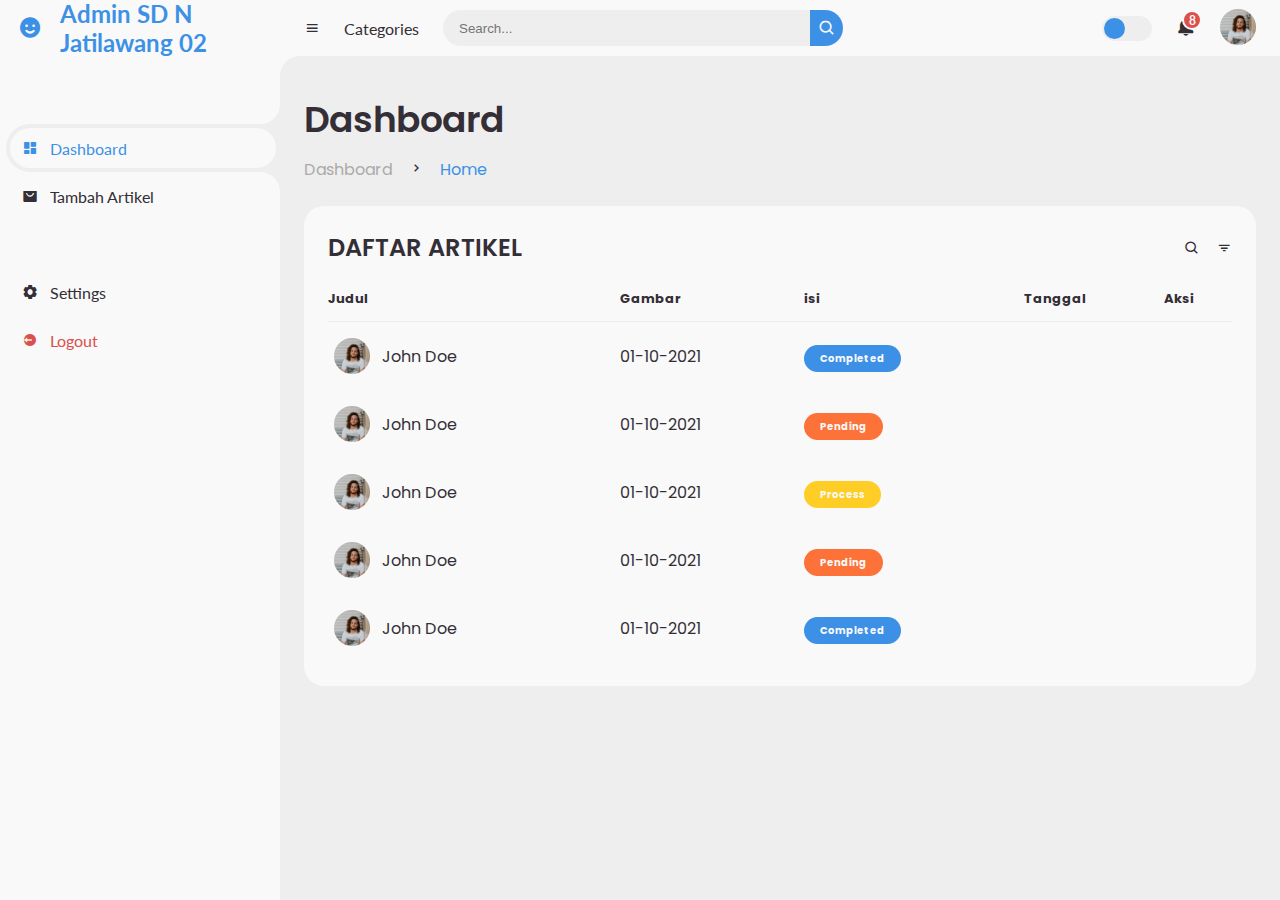
<file: index.html>
<!DOCTYPE html>
<html lang="en">
<head>
	<meta charset="UTF-8">
	<meta name="viewport" content="width=device-width, initial-scale=1.0">

	<!-- Boxicons -->
	<link href='https://unpkg.com/boxicons@2.0.9/css/boxicons.min.css' rel='stylesheet'>
	<!-- My CSS -->
	<link rel="stylesheet" href="style.css">

	<title>Admin SD N Jatilawang 02</title>
</head>
<body>


	<!-- SIDEBAR -->
	<section id="sidebar">
		<a href="#" class="brand">
			<i class='bx bxs-smile'></i>
			<span class="text">Admin SD N Jatilawang 02</span>
		</a>
		<ul class="side-menu top">
			<li class="active">
				<a href="#">
					<i class='bx bxs-dashboard' ></i>
					<span class="text">Dashboard</span>
				</a>
			</li>
			<li>
				<a href="form_artikel.html">
					<i class='bx bxs-shopping-bag-alt' ></i>
					<span class="text">Tambah Artikel</span>
				</a>
			</li>
		</ul>
		<ul class="side-menu">
			<li>
				<a href="#">
					<i class='bx bxs-cog' ></i>
					<span class="text">Settings</span>
				</a>
			</li>
			<li>
				<a href="#" class="logout">
					<i class='bx bxs-log-out-circle' ></i>
					<span class="text">Logout</span>
				</a>
			</li>
		</ul>
	</section>
	<!-- SIDEBAR -->



	<!-- CONTENT -->
	<section id="content">
		<!-- NAVBAR -->
		<nav>
			<i class='bx bx-menu' ></i>
			<a href="#" class="nav-link">Categories</a>
			<form action="#">
				<div class="form-input">
					<input type="search" placeholder="Search...">
					<button type="submit" class="search-btn"><i class='bx bx-search' ></i></button>
				</div>
			</form>
			<input type="checkbox" id="switch-mode" hidden>
			<label for="switch-mode" class="switch-mode"></label>
			<a href="#" class="notification">
				<i class='bx bxs-bell' ></i>
				<span class="num">8</span>
			</a>
			<a href="#" class="profile">
				<img src="img/people.png">
			</a>
		</nav>
		<!-- NAVBAR -->

		<!-- MAIN -->
		<main>
			<div class="head-title">
				<div class="left">
					<h1>Dashboard</h1>
					<ul class="breadcrumb">
						<li>
							<a href="#">Dashboard</a>
						</li>
						<li><i class='bx bx-chevron-right' ></i></li>
						<li>
							<a class="active" href="#">Home</a>
						</li>
					</ul>
				</div>
			</div>

			

			<div class="table-data">
				<div class="order">
					<div class="head">
						<h3>DAFTAR ARTIKEL</h3>
						<i class='bx bx-search' ></i>
						<i class='bx bx-filter' ></i>
					</div>
					<table>
						<thead>
							<tr>
								<th>Judul</th>
								<th>Gambar</th>
								<th>isi</th>
								<th>Tanggal</th>
								<th>Aksi</th>
							</tr>
						</thead>
						<tbody>
							<tr>
								<td>
									<img src="img/people.png">
									<p>John Doe</p>
								</td>
								<td>01-10-2021</td>
								<td><span class="status completed">Completed</span></td>
							</tr>
							<tr>
								<td>
									<img src="img/people.png">
									<p>John Doe</p>
								</td>
								<td>01-10-2021</td>
								<td><span class="status pending">Pending</span></td>
							</tr>
							<tr>
								<td>
									<img src="img/people.png">
									<p>John Doe</p>
								</td>
								<td>01-10-2021</td>
								<td><span class="status process">Process</span></td>
							</tr>
							<tr>
								<td>
									<img src="img/people.png">
									<p>John Doe</p>
								</td>
								<td>01-10-2021</td>
								<td><span class="status pending">Pending</span></td>
							</tr>
							<tr>
								<td>
									<img src="img/people.png">
									<p>John Doe</p>
								</td>
								<td>01-10-2021</td>
								<td><span class="status completed">Completed</span></td>
							</tr>
						</tbody>
					</table>
				</div>
				
			</div>
		</main>
		<!-- MAIN -->
	</section>
	<!-- CONTENT -->
	

	<script src="script.js"></script>
</body>
</html>
</file>
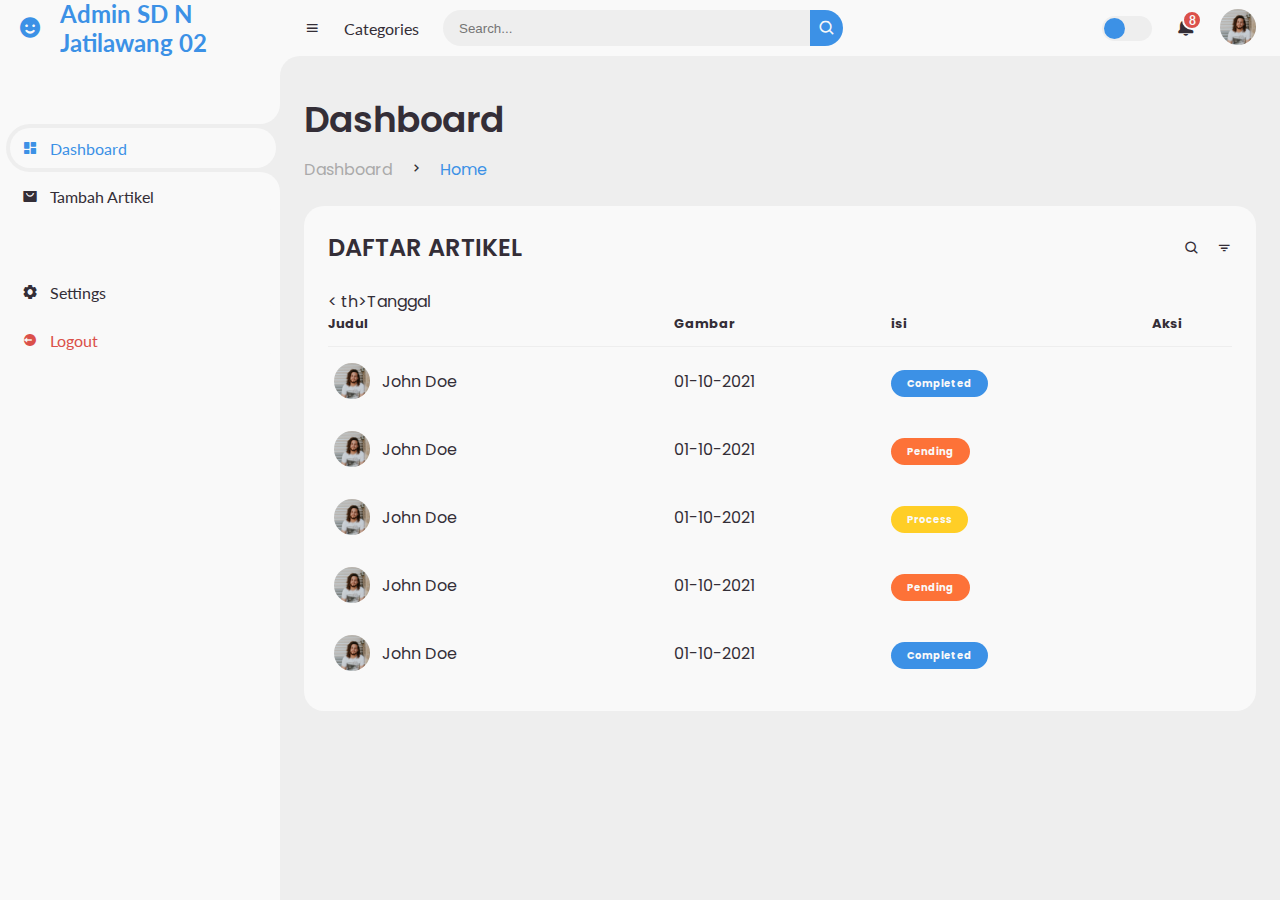
<file: admin/index.html>
<!DOCTYPE html>
<html lang="en">
<head>
	<meta charset="UTF-8">
	<meta name="viewport" content="width=device-width, initial-scale=1.0">

	<!-- Boxicons -->
	<link href='https://unpkg.com/boxicons@2.0.9/css/boxicons.min.css' rel='stylesheet'>
	<!-- My CSS -->
	<link rel="stylesheet" href="style.css">

	<title>Admin SD N Jatilawang 02</title>
</head>
<body>


	<!-- SIDEBAR -->
	<section id="sidebar">
		<a href="#" class="brand">
			<i class='bx bxs-smile'></i>
			<span class="text">Admin SD N Jatilawang 02</span>
		</a>
		<ul class="side-menu top">
			<li class="active">
				<a href="#">
					<i class='bx bxs-dashboard' ></i>
					<span class="text">Dashboard</span>
				</a>
			</li>
			<li>
				<a href="form_artikel.html">
					<i class='bx bxs-shopping-bag-alt' ></i>
					<span class="text">Tambah Artikel</span>
				</a>
			</li>
		</ul>
		<ul class="side-menu">
			<li>
				<a href="#">
					<i class='bx bxs-cog' ></i>
					<span class="text">Settings</span>
				</a>
			</li>
			<li>
				<a href="#" class="logout">
					<i class='bx bxs-log-out-circle' ></i>
					<span class="text">Logout</span>
				</a>
			</li>
		</ul>
	</section>
	<!-- SIDEBAR -->



	<!-- CONTENT -->
	<section id="content">
		<!-- NAVBAR -->
		<nav>
			<i class='bx bx-menu' ></i>
			<a href="#" class="nav-link">Categories</a>
			<form action="#">
				<div class="form-input">
					<input type="search" placeholder="Search...">
					<button type="submit" class="search-btn"><i class='bx bx-search' ></i></button>
				</div>
			</form>
			<input type="checkbox" id="switch-mode" hidden>
			<label for="switch-mode" class="switch-mode"></label>
			<a href="#" class="notification">
				<i class='bx bxs-bell' ></i>
				<span class="num">8</span>
			</a>
			<a href="#" class="profile">
				<img src="img/people.png">
			</a>
		</nav>
		<!-- NAVBAR -->

		<!-- MAIN -->
		<main>
			<div class="head-title">
				<div class="left">
					<h1>Dashboard</h1>
					<ul class="breadcrumb">
						<li>
							<a href="#">Dashboard</a>
						</li>
						<li><i class='bx bx-chevron-right' ></i></li>
						<li>
							<a class="active" href="#">Home</a>
						</li>
					</ul>
				</div>
			</div>

			

			<div class="table-data">
				<div class="order">
					<div class="head">
						<h3>DAFTAR ARTIKEL</h3>
						<i class='bx bx-search' ></i>
						<i class='bx bx-filter' ></i>
					</div>
					<table>
						<thead>
							<tr>
								<th>Judul</th>
								<th>Gambar</th>
								<th>isi</th>
								< 	th>Tanggal</th>
								<th>Aksi</th>
							</tr>
						</thead>
						<tbody>
							<tr>
								<td>
									<img src="img/people.png">
									<p>John Doe</p>
								</td>
								<td>01-10-2021</td>
								<td><span class="status completed">Completed</span></td>
							</tr>
							<tr>
								<td>
									<img src="img/people.png">
									<p>John Doe</p>
								</td>
								<td>01-10-2021</td>
								<td><span class="status pending">Pending</span></td>
							</tr>
							<tr>
								<td>
									<img src="img/people.png">
									<p>John Doe</p>
								</td>
								<td>01-10-2021</td>
								<td><span class="status process">Process</span></td>
							</tr>
							<tr>
								<td>
									<img src="img/people.png">
									<p>John Doe</p>
								</td>
								<td>01-10-2021</td>
								<td><span class="status pending">Pending</span></td>
							</tr>
							<tr>
								<td>
									<img src="img/people.png">
									<p>John Doe</p>
								</td>
								<td>01-10-2021</td>
								<td><span class="status completed">Completed</span></td>
							</tr>
						</tbody>
					</table>
				</div>
				
			</div>
		</main>
		<!-- MAIN -->
	</section>
	<!-- CONTENT -->
	

	<script src="script.js"></script>
</body>
</html>
</file>
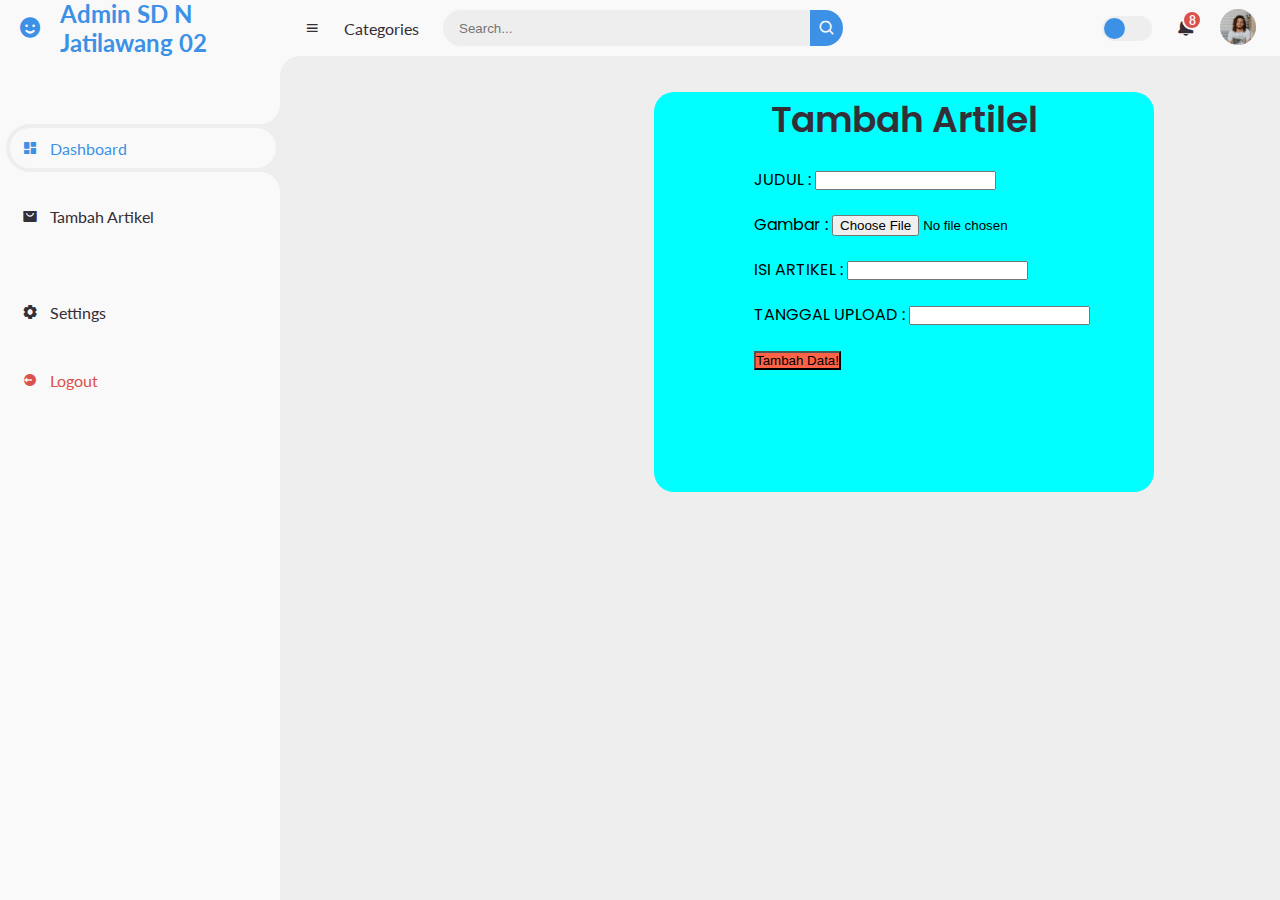
<file: form_artikel.html>
<!DOCTYPE html>
<html lang="en">
<head>
	<meta charset="UTF-8">
	<meta name="viewport" content="width=device-width, initial-scale=1.0">

	<!-- Boxicons -->
	<link href='https://unpkg.com/boxicons@2.0.9/css/boxicons.min.css' rel='stylesheet'>
	<!-- My CSS -->
	<link rel="stylesheet" href="style.css">
    <link rel="stylesheet" href="index.css">

	<title>Admin SD N Jatilawang 02</title>
</head>
<body>


	<!-- SIDEBAR -->
	<section id="sidebar">
		<a href="#" class="brand">
			<i class='bx bxs-smile'></i>
			<span class="text">Admin SD N Jatilawang 02</span>
		</a>
		<ul class="side-menu top">
			<li class="active">
				<a href="index.html">
					<i class='bx bxs-dashboard' ></i>
					<span class="text">Dashboard</span>
				</a>
			</li>
			<li>
				<a href="form_artikel.html">
					<i class='bx bxs-shopping-bag-alt' ></i>
					<span class="text">Tambah Artikel</span>
				</a>
			</li>
		</ul>
		<ul class="side-menu">
			<li>
				<a href="#">
					<i class='bx bxs-cog' ></i>
					<span class="text">Settings</span>
				</a>
			</li>
			<li>
				<a href="#" class="logout">
					<i class='bx bxs-log-out-circle' ></i>
					<span class="text">Logout</span>
				</a>
			</li>
		</ul>
	</section>
	<!-- SIDEBAR -->

   
	<!-- CONTENT -->
	<section id="content">
		<!-- NAVBAR -->


        
		<nav>
			<i class='bx bx-menu' ></i>
			<a href="#" class="nav-link">Categories</a>
			<form action="#">
				<div class="form-input">
					<input type="search" placeholder="Search...">
					<button type="submit" class="search-btn"><i class='bx bx-search' ></i></button>
				</div>
			</form>
			<input type="checkbox" id="switch-mode" hidden>
			<label for="switch-mode" class="switch-mode"></label>
			<a href="#" class="notification">
				<i class='bx bxs-bell' ></i>
				<span class="num">8</span>
			</a>
			<a href="#" class="profile">
				<img src="img/people.png">
			</a>
		</nav>
		<!-- NAVBAR -->

		<!-- MAIN -->
		<main>
			<div class="head-title">
				<div class="left">
                    <h1>Tambah Artilel</h1>
                    <form action=""  method="post" enctype="multipart/form-data">
                        <ul>
                            <li>
                                <label for="judul">JUDUL : </label>
                                <input type="text" name="judul" id="judul" required>
                            </li>
                            
                            <li>
                                <label for="gambar">Gambar :</label>
                                <input type="file" name="gambar" id="gambar">
                            </li>

                            <li>
                                <label for="isi">ISI ARTIKEL :</label>
				                <input type="text" name="isi" id="isi">
                            </li>

                            <li>
                                <label for="tanggal">TANGGAL UPLOAD :</label>
				                <input type="text" name="tanggal" id="tanggal">
                            </li>

                            <li>
                                <button type="submit" name="submit">Tambah Data!</button>
                            </li>
                        </ul>
                   </form>
				</div>
			</div>
		</main>
		<!-- MAIN -->
	</section>
	<!-- CONTENT -->
            

	<script src="script.js"></script>
</body>
</html>
</file>
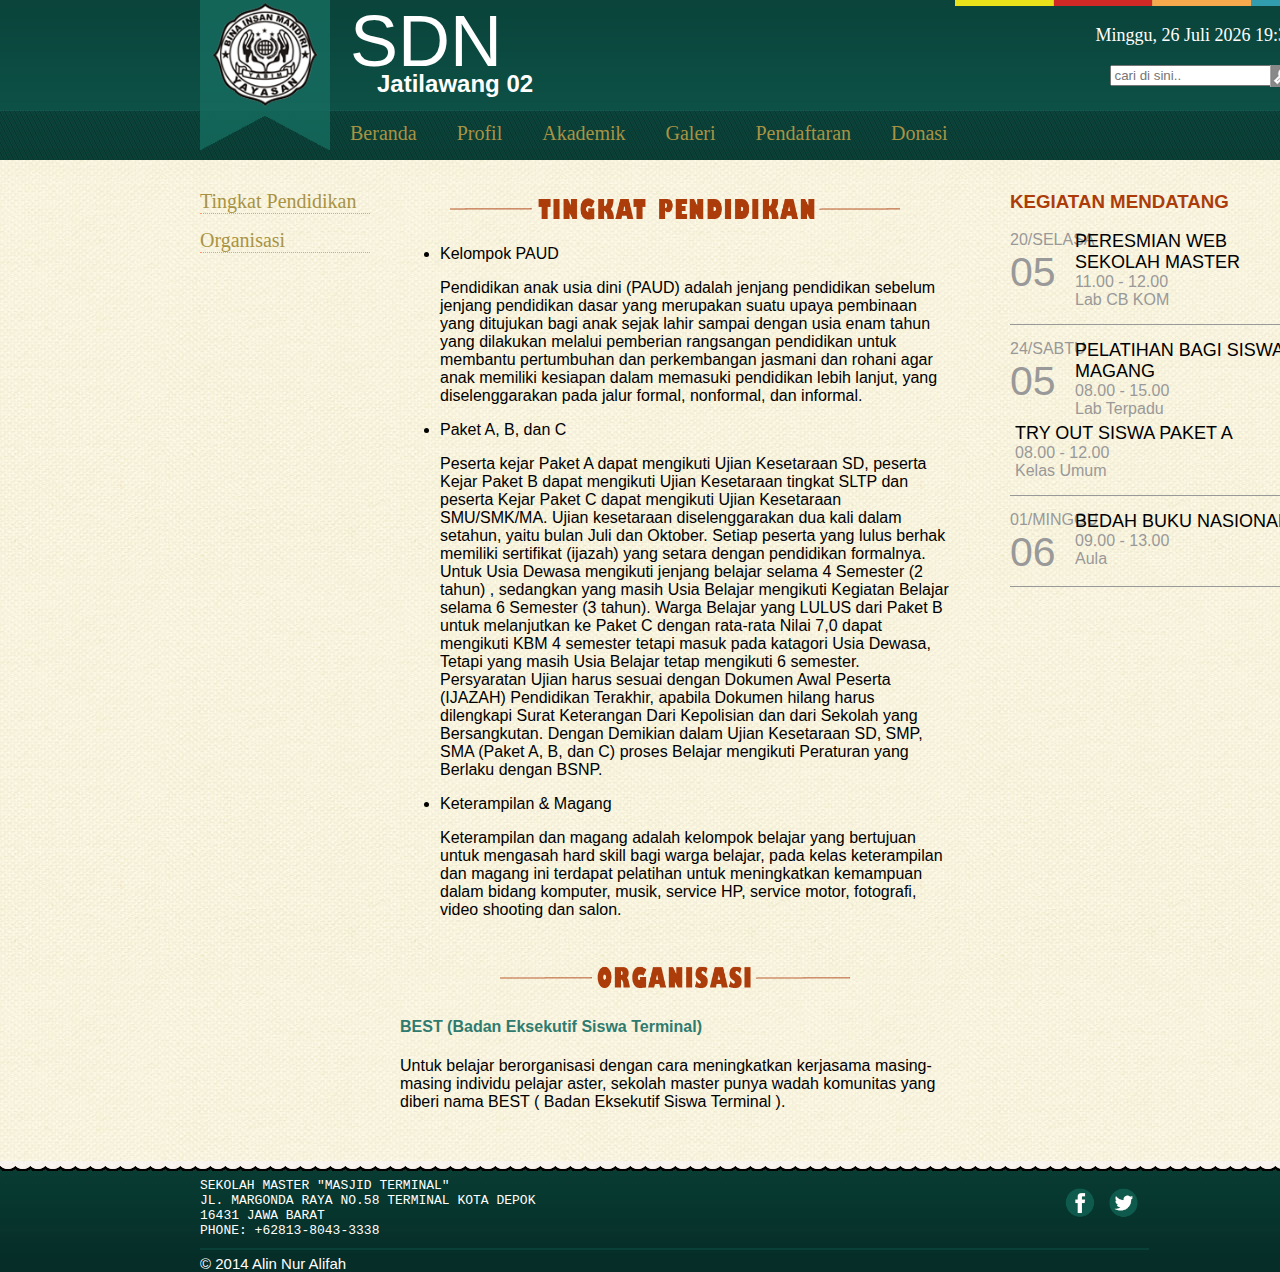
<file: tampilan/akademik.html>
<!DOCTYPE html PUBLIC "-//W3C//DTD XHTML 1.0 Transitional//EN" "http://www.w3.org/TR/xhtml1/DTD/xhtml1-transitional.dtd">
<html xmlns="http://www.w3.org/1999/xhtml">
<head>
<meta http-equiv="Content-Type" content="text/html; charset=utf-8" />
	<title>Sekolah Master</title>
	<link rel="stylesheet" type="text/css" href="css/style.css"/>
    <link rel="icon" type="image/x-icon" href="gambar/master_icon.png" sizes="16x16" />
<!-------------------------------------Foto slider---------------------------------------------------->

<!--------------------------------------------------foto slider end--------------------------------------------------->
<!------------------------------------------------DropDown----------------------------------------------------->
	<!--<link rel="stylesheet" href="css/style2.css" type="text/css" />-->
	<script type="text/javascript" src="js/scripts.js"></script>
<!------------------------------------------------End DropDown------------------------------------------------------>
</head>

<body>
<div id="container">
	<div id="banner" ><img src="gambar/pita_hijau.png" />
      <p>SDN</p><h1>Jatilawang 02</h1>
<!----------------------------------------------------WAKTU---------------------------------------------------------->
<div id="display"></div>
<script type="text/javascript">
	function waktu()
	{
		var date = new Date();
		var hari = new Array("Minggu","Senin","Selasa","Rabu","Kamis","Jum'at","Sabtu");
		var tanggal = date.getDate();
		tanggal = tanggal < 10 ? "0" + tanggal : tanggal;
		var bulan = new Array("Januari","Februari","Maret","April","Mei","Juni","Juli","Agustus","September","Oktober","November","Desember");
		var tahun = date.getFullYear();
		var jam = date.getHours();
		jam = jam < 10 ? "0" + jam : jam;
		var menit = date.getMinutes();
		menit = menit < 10 ? "0" + menit : menit;
		var detik = date.getSeconds();
		detik = detik < 10 ? "0" + detik : detik;
		
		window.document.getElementById("display").innerHTML = hari[date.getDay()] + ", " + tanggal + " " + bulan[date.getMonth()] + " " + tahun + " " + jam + ":" + menit + ":" + detik;
		//getElementById = menulis di dalam display, innerHTML -> karena div tidak ada values nya maka pakai innerHTML;
		setTimeout("waktu();", 1000); //setTimeout(call, duration); //call -> memanggil nama fungsi, 1000 -> durasi (sauannya milidetik)
	}	
	waktu();
</script>
<!----------------------------------------------------end waktu-------------------------------------------------------->
      <div class="cari">
    	<input type="text" placeholder="cari di sini.." />
    </div>
    <div class="cari">
        <input type="image" src="gambar/search_button.png" />
    </div>
    </div>
<div id="menu">
<!---------------------------------------------------------DropDown----------------------------------------------------->
<ul id="nav">
	<li><a href="index.html">Beranda</a></li>
	<li><a href="profil.html">Profil</a>
		<ul>
			<li><a href="profil.html#visi_misi">Visi & Misi</a></li>
			<li><a href="profil.html#tujuan_sekolah">Tujuan Sekolah</a></li>
			<li><a href="profil.html#prestasi">Prestasi</a></li>	
		</ul>
	</li>
	<li><a href="akademik.html">Akademik</a>
    	<ul>
			<li><a href="akademik.html#tingkat_pendidikan">Tingkat Pendidikan</a></li>
			<li><a href="akademik.html#organisasi">Organisasi</a></li>
		</ul>
    </li>
	<li><a href="galeri.html">Galeri</a></li>	
	<li><a href="pendaftaran.html">Pendaftaran</a></li>	
    <li><a href="donasi.html">Donasi</a>
    	<ul>
			<li><a href="donasi.html#kenapa_memberi">Kenapa Memberi?</a></li>
            <li><a href="donasi.html#cara_mendonasi">Cara Mendonasi</a></li>					
		</ul>
    </li>		
</ul>
<!---------------------------------------------------------EndDropDown----------------------------------------------------->
  </div>
    <div id="content">
		<ul class="sub_menu">
        	<li><a href="#tingkat_pendidikan">Tingkat Pendidikan</a></li>
			<li><a href="#organisasi">Organisasi</a></li>
        </ul>
<span class="isi">
<center><a name="tingkat_pendidikan"><img class="judul_isi" src="gambar/tingkat_pendidikan.png" style="width:450px;"/></a></center>
<ul>
	<li>Kelompok PAUD
    	<p> Pendidikan anak usia dini (PAUD) adalah jenjang pendidikan sebelum jenjang pendidikan dasar yang merupakan suatu upaya pembinaan yang ditujukan bagi anak sejak lahir sampai dengan usia enam tahun yang dilakukan melalui pemberian rangsangan pendidikan untuk membantu pertumbuhan dan perkembangan jasmani dan rohani agar anak memiliki kesiapan dalam memasuki pendidikan lebih lanjut, yang diselenggarakan pada jalur formal, nonformal, dan informal.</p>
    </li>
    <li>Paket A, B, dan C</li>
    <p>Peserta kejar Paket A dapat mengikuti Ujian Kesetaraan SD, peserta Kejar Paket B dapat mengikuti Ujian Kesetaraan tingkat SLTP dan peserta Kejar Paket C dapat mengikuti Ujian Kesetaraan SMU/SMK/MA. Ujian kesetaraan diselenggarakan dua kali dalam setahun, yaitu bulan Juli dan Oktober. Setiap peserta yang lulus berhak memiliki sertifikat (ijazah) yang setara dengan pendidikan formalnya. Untuk Usia Dewasa mengikuti jenjang belajar selama 4 Semester (2 tahun) , sedangkan yang masih Usia Belajar mengikuti Kegiatan Belajar selama 6 Semester (3 tahun). Warga Belajar yang LULUS dari Paket B untuk melanjutkan ke Paket C dengan rata-rata Nilai 7,0 dapat mengikuti KBM 4 semester tetapi masuk pada katagori Usia Dewasa, Tetapi yang masih Usia Belajar tetap mengikuti 6 semester.
<br />
Persyaratan Ujian harus sesuai dengan Dokumen Awal Peserta (IJAZAH) Pendidikan Terakhir, apabila Dokumen hilang harus dilengkapi Surat Keterangan Dari Kepolisian dan dari Sekolah yang Bersangkutan. Dengan Demikian dalam Ujian Kesetaraan SD, SMP, SMA (Paket A, B, dan C) proses Belajar mengikuti Peraturan yang Berlaku dengan BSNP.</p> 
    <li>Keterampilan & Magang</li>
    <p>Keterampilan dan magang adalah kelompok belajar yang bertujuan untuk mengasah hard skill bagi warga belajar, pada kelas keterampilan dan magang ini terdapat pelatihan untuk meningkatkan kemampuan dalam bidang komputer, musik, service HP, service motor, fotografi, video shooting dan salon. 
</ul>

<center><a name="organisasi"><img class="judul_isi" src="gambar/organisasi.png"/></a></center>
<h4 class="judul">BEST (Badan Eksekutif Siswa Terminal)</h4>Untuk belajar berorganisasi dengan cara meningkatkan kerjasama masing-masing individu pelajar aster, sekolah master punya wadah komunitas yang diberi nama BEST ( Badan Eksekutif Siswa Terminal ).
</span>

<div class="event">
	<h3>KEGIATAN MENDATANG</h3>
    <div class="satu_event">
    	<span class="tanggal">
            	20/SELASA<br />
            <span class="bulan">
                05
            </span>
       	</span>
        <span class="kegiatan">
        	PERESMIAN WEB SEKOLAH MASTER<br />
            <span class="jam_tempat">
                11.00 - 12.00<br />
                Lab CB KOM
            </span>
        </span>
     	<div class="clear"></div>
    </div>
    
    <div class="satu_event">
    	<span class="tanggal">
            	24/SABTU<br />
            <span class="bulan">
                05
            </span>
       	</span>
        <span class="kegiatan">
        	PELATIHAN BAGI SISWA MAGANG<br />
            <span class="jam_tempat">
                08.00 - 15.00<br />
                Lab Terpadu
            </span>
        </span>
        <br />
        <span class="kegiatan">
        	TRY OUT SISWA PAKET A<br />
            <span class="jam_tempat">
                08.00 - 12.00<br />
                Kelas Umum
            </span>
        </span>
        
     	<div class="clear"></div>
    </div>
    
    <div class="satu_event">
    	<span class="tanggal">
            	01/MINGGU<br />
            <span class="bulan">
                06
            </span>
       	</span>
        <span class="kegiatan">
        	BEDAH BUKU NASIONAL<br />
            <span class="jam_tempat">
                09.00 - 13.00<br />
                Aula
            </span>
        </span>
     	<div class="clear"></div>
    </div>
</div>

     <div class="clear"></div>
    </div>
    
    <div id="footer">
       <br />
        <div id="sekolah" class="alamat"></div>
        <div id="alamat" class="alamat"></div>
        <div id="kodepos" class="alamat"></div>
        <div id="telepon" class="alamat"></div>
  		<div id="sosmed">
        	<ul>
    	        <li>
                <a href="https://www.facebook.com/" title="Follow Us on Facebook" target="_blank"> 
                <img onmouseover="this.src='gambar/fb_logo_hover.png'" src="gambar/fb_logo.png" onmouseout="this.src='gambar/fb_logo.png'"/> 
                </a>
                </li>
            	<li>
                <a href="https://twitter.com/" title="Follow Us on Twitter" target="_blank"> 
                <img onmouseover="this.src='gambar/twitter_logo_hover.png'" src="gambar/twitter_logo.png" onmouseout="this.src='gambar/twitter_logo.png'"/> 
                </a>
                </li>
           	</ul>
        </div>
         <p class="copyright">&copy; 2014 Alin Nur Alifah</p>
    </div>
    
</div>
</body>
</html>
<script type="text/javascript">
		function loadXMLDoc(filename){
			if(window.XMLHttpRequest)
				xhttp = new XMLHttpRequest();
				
			else
				xhttp = new ActiveXObject("Microsoft.XMLHTTP");
			
			xhttp.open("GET", filename, false);
			xhttp.send();
			
			return xhttp.responseXML;
		}
		var xmlDoc = loadXMLDoc("data.xml");
		
		function display(){
			window.document.getElementById("sekolah").innerHTML = xmlDoc.getElementsByTagName("sekolah")[0].childNodes[0].nodeValue;
			window.document.getElementById("alamat").innerHTML = xmlDoc.getElementsByTagName("alamat")[0].childNodes[0].nodeValue;
			window.document.getElementById("kodepos").innerHTML = xmlDoc.getElementsByTagName("kodepos")[0].childNodes[0].nodeValue;
			window.document.getElementById("telepon").innerHTML = xmlDoc.getElementsByTagName("telepon")[0].childNodes[0].nodeValue;
		}
		
		display();
		
	</script>
</file>
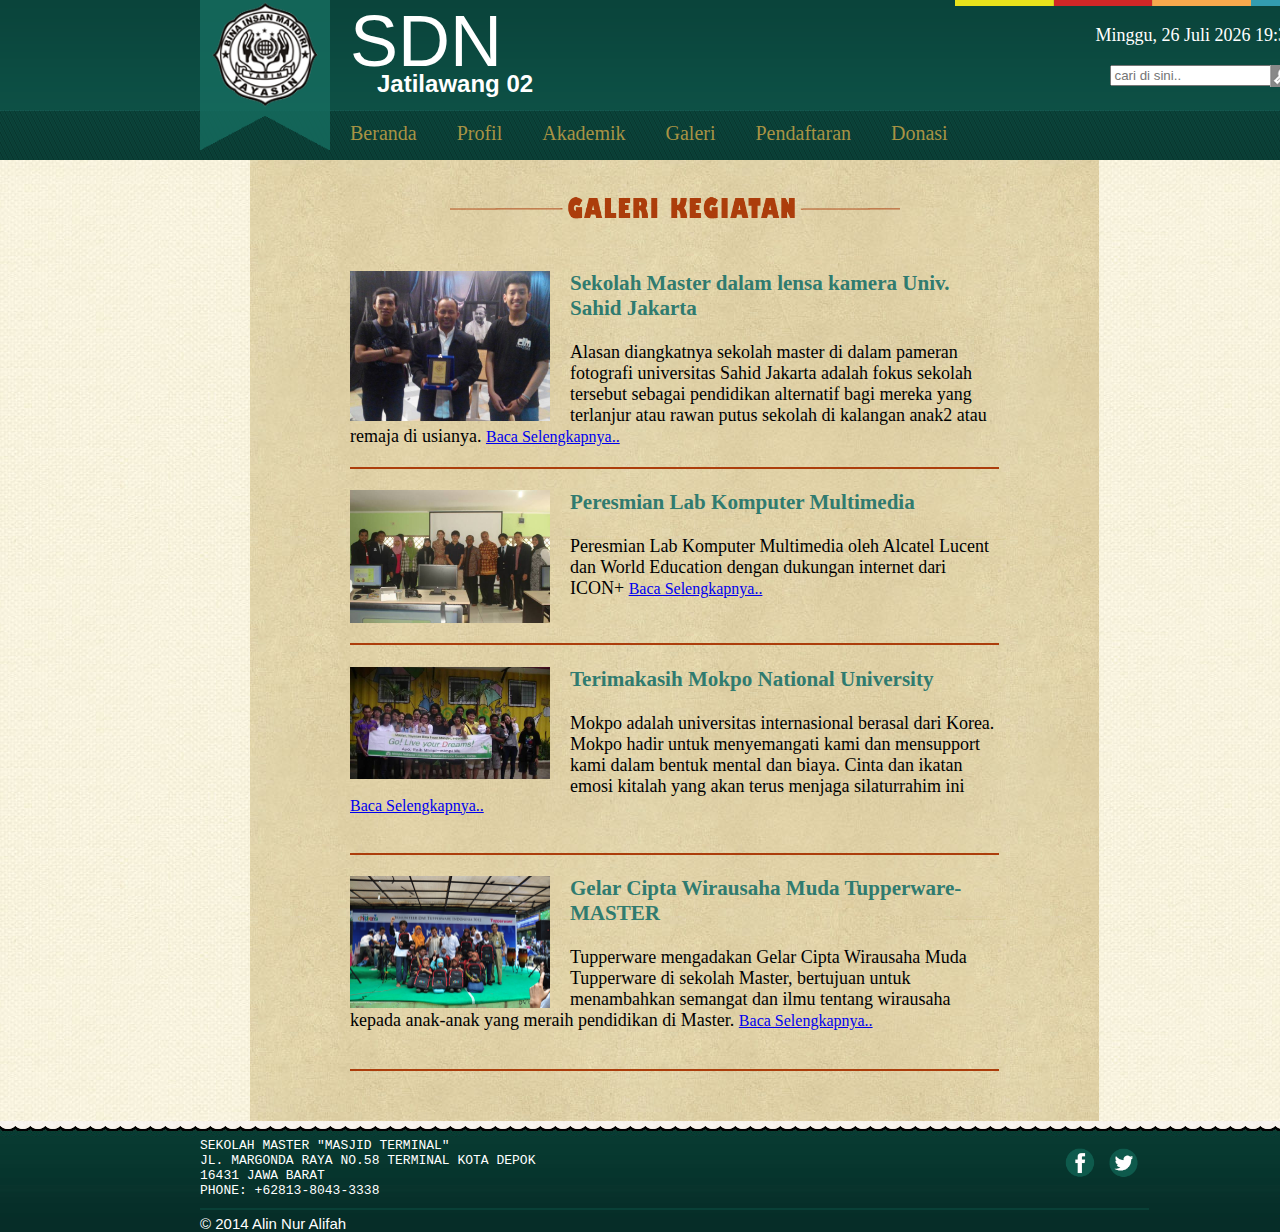
<file: tampilan/kegiatan.html>
<!DOCTYPE html PUBLIC "-//W3C//DTD XHTML 1.0 Transitional//EN" "http://www.w3.org/TR/xhtml1/DTD/xhtml1-transitional.dtd">
<html xmlns="http://www.w3.org/1999/xhtml">
<head>
<meta http-equiv="Content-Type" content="text/html; charset=utf-8" />
	<title>Sekolah Master</title>
	<link rel="stylesheet" type="text/css" href="css/style.css"/>
    <link rel="icon" type="image/x-icon" href="gambar/master_icon.png" sizes="16x16" />
<!-------------------------------------Foto slider---------------------------------------------------->

<!--------------------------------------------------foto slider end--------------------------------------------------->
<!------------------------------------------------DropDown----------------------------------------------------->
	<!--<link rel="stylesheet" href="css/style2.css" type="text/css" />-->
	<script type="text/javascript" src="js/scripts.js"></script>
<!------------------------------------------------End DropDown------------------------------------------------------>
</head>

<body>
<div id="container">
	<div id="banner" ><img src="gambar/pita_hijau.png" />
      <p>SDN</p><h1>Jatilawang 02</h1>
<!----------------------------------------------------WAKTU---------------------------------------------------------->
<div id="display"></div>
<script type="text/javascript">
	function waktu()
	{
		var date = new Date();
		var hari = new Array("Minggu","Senin","Selasa","Rabu","Kamis","Jum'at","Sabtu");
		var tanggal = date.getDate();
		tanggal = tanggal < 10 ? "0" + tanggal : tanggal;
		var bulan = new Array("Januari","Februari","Maret","April","Mei","Juni","Juli","Agustus","September","Oktober","November","Desember");
		var tahun = date.getFullYear();
		var jam = date.getHours();
		jam = jam < 10 ? "0" + jam : jam;
		var menit = date.getMinutes();
		menit = menit < 10 ? "0" + menit : menit;
		var detik = date.getSeconds();
		detik = detik < 10 ? "0" + detik : detik;
		
		window.document.getElementById("display").innerHTML = hari[date.getDay()] + ", " + tanggal + " " + bulan[date.getMonth()] + " " + tahun + " " + jam + ":" + menit + ":" + detik;
		//getElementById = menulis di dalam display, innerHTML -> karena div tidak ada values nya maka pakai innerHTML;
		setTimeout("waktu();", 1000); //setTimeout(call, duration); //call -> memanggil nama fungsi, 1000 -> durasi (sauannya milidetik)
	}	
	waktu();
</script>
<!----------------------------------------------------end waktu-------------------------------------------------------->
      <div class="cari">
    	<input type="text" placeholder="cari di sini.." />
    </div>
    <div class="cari">
        <input type="image" src="gambar/search_button.png" />
    </div>
    </div>
<div id="menu">
<!---------------------------------------------------------DropDown----------------------------------------------------->
<ul id="nav">
	<li><a href="index.html">Beranda</a></li>
	<li><a href="profil.html">Profil</a>
		<ul>
			<li><a href="profil.html#visi_misi">Visi & Misi</a></li>
			<li><a href="profil.html#tujuan_sekolah">Tujuan Sekolah</a></li>
			<li><a href="profil.html#prestasi">Prestasi</a></li>	
		</ul>
	</li>
	<li><a href="akademik.html">Akademik</a>
    	<ul>
			<li><a href="akademik.html#tingkat_pendidikan">Tingkat Pendidikan</a></li>
			<li><a href="akademik.html#organisasi">Organisasi</a></li>
		</ul>
    </li>
	<li><a href="galeri.html">Galeri</a></li>	
	<li><a href="pendaftaran.html">Pendaftaran</a></li>	
    <li><a href="donasi.html">Donasi</a>
    	<ul>
			<li><a href="donasi.html#kenapa_memberi">Kenapa Memberi?</a></li>
            <li><a href="donasi.html#cara_mendonasi">Cara Mendonasi</a></li>					
		</ul>
    </li>		
</ul>
<!---------------------------------------------------------EndDropDown----------------------------------------------------->
  </div>
    <div id="content">
<div class="pendaftaran">    
<center>
<img class="judul_isi" src="gambar/galeri.png" style="width:450px;"/></center><br />
<div class="berita">
	<img src="gambar/foto_berita/sahid.jpg"/>
    <h3 class="judul">Sekolah Master dalam lensa kamera Univ. Sahid Jakarta</h3>
    Alasan diangkatnya sekolah master di dalam pameran fotografi universitas Sahid Jakarta adalah fokus sekolah tersebut sebagai pendidikan alternatif bagi mereka yang terlanjur atau rawan putus sekolah di kalangan anak2 atau remaja di usianya.  <a href="detail_berita/MasterDimataUnivSahid.html">Baca Selengkapnya..</a>
    <div class="clear"></div>
</div>
<div class="berita">
	<img src="gambar/foto_berita/peresmian.jpg"/>
    <h3 class="judul">Peresmian Lab Komputer Multimedia</h3>
    <p>Peresmian Lab Komputer Multimedia oleh Alcatel Lucent dan World Education dengan dukungan internet dari ICON+ <a href="detail_berita/PeresmianLabKomputer.html">Baca Selengkapnya..</a></p>
    <div class="clear"></div>
</div>
<div class="berita">
	<img src="gambar/foto_berita/korea.jpg" />
    <h3 class="judul">Terimakasih Mokpo National University</h3>
    <p>Mokpo adalah universitas internasional berasal dari Korea. Mokpo hadir untuk menyemangati kami dan mensupport kami dalam bentuk mental dan biaya. Cinta dan ikatan emosi kitalah yang akan terus menjaga silaturrahim ini <a href="detail_berita/MokpoUniv.html">Baca Selengkapnya..</a></p>
    <div class="clear"></div>
</div>
<div class="berita">
	<img src="gambar/foto_berita/tupperware2.jpg" />
    <h3 class="judul">Gelar Cipta Wirausaha Muda Tupperware-MASTER</h3>
    <p>Tupperware mengadakan Gelar Cipta Wirausaha Muda Tupperware di sekolah Master, bertujuan untuk menambahkan semangat dan ilmu tentang wirausaha kepada anak-anak yang meraih pendidikan di Master. <a href="detail_berita/tupperware.html">Baca Selengkapnya..</a></p>
    <div class="clear"></div>
</div>

</center>
</div>   
  	<div class="clear"></div>
    </div>
    <div id="footer">
         <br />
        <div id="sekolah" class="alamat"></div>
        <div id="alamat" class="alamat"></div>
        <div id="kodepos" class="alamat"></div>
        <div id="telepon" class="alamat"></div>
  		<div id="sosmed">
        	<ul>
    	        <li>
                <a href="https://www.facebook.com/" title="Follow Us on Facebook" target="_blank"> 
                <img onmouseover="this.src='gambar/fb_logo_hover.png'" src="gambar/fb_logo.png" onmouseout="this.src='gambar/fb_logo.png'"/> 
                </a>
                </li>
            	<li>
                <a href="https://twitter.com/" title="Follow Us on Twitter" target="_blank"> 
                <img onmouseover="this.src='gambar/twitter_logo_hover.png'" src="gambar/twitter_logo.png" onmouseout="this.src='gambar/twitter_logo.png'"/> 
                </a>
                </li>
           	</ul>
        </div>
         <p class="copyright">&copy; 2014 Alin Nur Alifah</p>
    </div>
    
</div>
</body>
</html>
<script type="text/javascript">
		function loadXMLDoc(filename){
			if(window.XMLHttpRequest)
				xhttp = new XMLHttpRequest();
				
			else
				xhttp = new ActiveXObject("Microsoft.XMLHTTP");
			
			xhttp.open("GET", filename, false);
			xhttp.send();
			
			return xhttp.responseXML;
		}
		var xmlDoc = loadXMLDoc("data.xml");
		
		function display(){
			window.document.getElementById("sekolah").innerHTML = xmlDoc.getElementsByTagName("sekolah")[0].childNodes[0].nodeValue;
			window.document.getElementById("alamat").innerHTML = xmlDoc.getElementsByTagName("alamat")[0].childNodes[0].nodeValue;
			window.document.getElementById("kodepos").innerHTML = xmlDoc.getElementsByTagName("kodepos")[0].childNodes[0].nodeValue;
			window.document.getElementById("telepon").innerHTML = xmlDoc.getElementsByTagName("telepon")[0].childNodes[0].nodeValue;
		}
		
		display();
		
	</script>
</file>
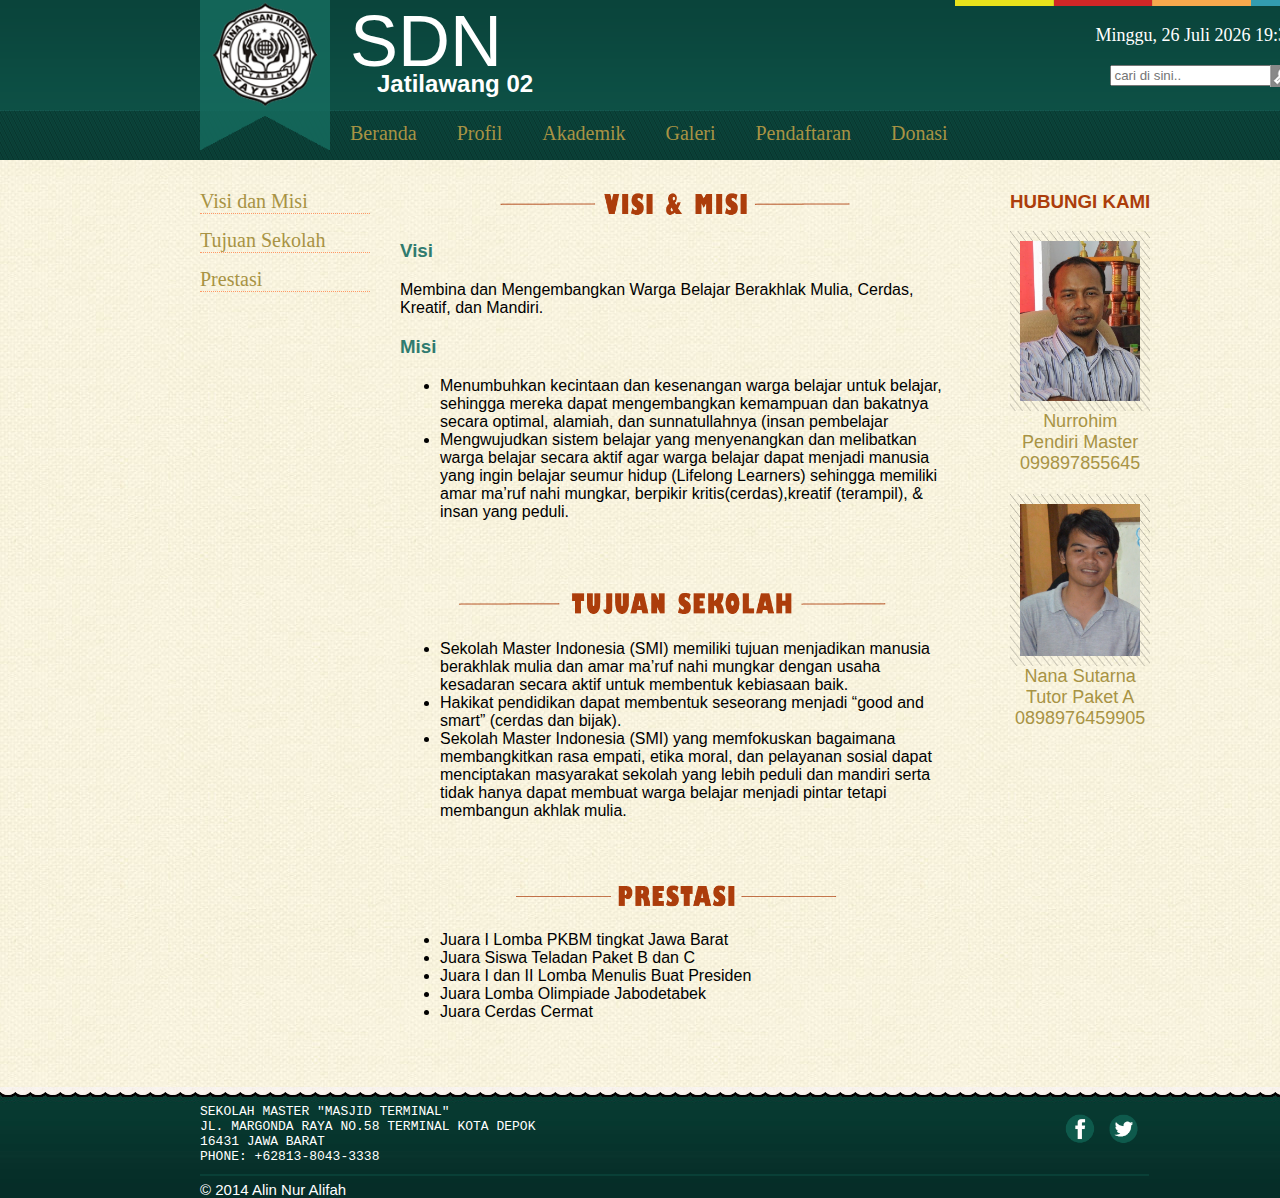
<file: tampilan/profil.html>
<!DOCTYPE html PUBLIC "-//W3C//DTD XHTML 1.0 Transitional//EN" "http://www.w3.org/TR/xhtml1/DTD/xhtml1-transitional.dtd">
<html xmlns="http://www.w3.org/1999/xhtml">
<head>
<meta http-equiv="Content-Type" content="text/html; charset=utf-8" />
	<title>Sekolah Master</title>
	<link rel="stylesheet" type="text/css" href="css/style.css"/>
    <link rel="icon" type="image/x-icon" href="gambar/master_icon.png" sizes="16x16" />
<!-------------------------------------Foto slider---------------------------------------------------->

<!--------------------------------------------------foto slider end--------------------------------------------------->
<!------------------------------------------------DropDown----------------------------------------------------->
	<!--<link rel="stylesheet" href="css/style2.css" type="text/css" />-->
	<script type="text/javascript" src="js/scripts.js"></script>
<!------------------------------------------------End DropDown------------------------------------------------------>
</head>

<body>
<div id="container">
	<div id="banner" ><img src="gambar/pita_hijau.png" />
      <p>SDN</p><h1>Jatilawang 02</h1>
<!----------------------------------------------------WAKTU---------------------------------------------------------->
<div id="display"></div>
<script type="text/javascript">
	function waktu()
	{
		var date = new Date();
		var hari = new Array("Minggu","Senin","Selasa","Rabu","Kamis","Jum'at","Sabtu");
		var tanggal = date.getDate();
		tanggal = tanggal < 10 ? "0" + tanggal : tanggal;
		var bulan = new Array("Januari","Februari","Maret","April","Mei","Juni","Juli","Agustus","September","Oktober","November","Desember");
		var tahun = date.getFullYear();
		var jam = date.getHours();
		jam = jam < 10 ? "0" + jam : jam;
		var menit = date.getMinutes();
		menit = menit < 10 ? "0" + menit : menit;
		var detik = date.getSeconds();
		detik = detik < 10 ? "0" + detik : detik;
		
		window.document.getElementById("display").innerHTML = hari[date.getDay()] + ", " + tanggal + " " + bulan[date.getMonth()] + " " + tahun + " " + jam + ":" + menit + ":" + detik;
		//getElementById = menulis di dalam display, innerHTML -> karena div tidak ada values nya maka pakai innerHTML;
		setTimeout("waktu();", 1000); //setTimeout(call, duration); //call -> memanggil nama fungsi, 1000 -> durasi (sauannya milidetik)
	}	
	waktu();
</script>
<!----------------------------------------------------end waktu-------------------------------------------------------->
      <div class="cari">
    	<input type="text" placeholder="cari di sini.." />
    </div>
    <div class="cari">
        <input type="image" src="gambar/search_button.png" />
    </div>
    </div>
<div id="menu">
<!---------------------------------------------------------DropDown----------------------------------------------------->
<ul id="nav">
	<li><a href="index.html">Beranda</a></li>
	<li><a href="profil.html">Profil</a>
		<ul>
			<li><a href="profil.html#visi_misi">Visi & Misi</a></li>
			<li><a href="profil.html#tujuan_sekolah">Tujuan Sekolah</a></li>
			<li><a href="profil.html#prestasi">Prestasi</a></li>	
		</ul>
	</li>
	<li><a href="akademik.html">Akademik</a>
    	<ul>
			<li><a href="akademik.html#tingkat_pendidikan">Tingkat Pendidikan</a></li>
			<li><a href="akademik.html#organisasi">Organisasi</a></li>
		</ul>
    </li>
	<li><a href="galeri.html">Galeri</a></li>	
	<li><a href="pendaftaran.html">Pendaftaran</a></li>	
    <li><a href="donasi.html">Donasi</a>
    	<ul>
			<li><a href="donasi.html#kenapa_memberi">Kenapa Memberi?</a></li>
            <li><a href="donasi.html#cara_mendonasi">Cara Mendonasi</a></li>					
		</ul>
    </li>		
</ul>
<!---------------------------------------------------------EndDropDown----------------------------------------------------->
  </div>
    <div id="content">
		<ul class="sub_menu">
        	<li><a href="#visi_misi">Visi dan Misi</a></li>
            <li><a href="#tujuan_sekolah">Tujuan Sekolah</a></li>
            <li><a href="#prestasi">Prestasi</a></li>
        </ul>
    
<span class="isi">
<center><a name="visi_misi"><img class="judul_isi" src="gambar/visimisi.png" /></a></center>
<h3 class="judul">Visi</h3>Membina dan Mengembangkan Warga Belajar Berakhlak Mulia, Cerdas, Kreatif, dan Mandiri.

<h3 class="judul">Misi</h3>
<ul>
	<li>Menumbuhkan kecintaan dan kesenangan warga belajar untuk belajar, sehingga mereka dapat mengembangkan kemampuan dan bakatnya secara optimal, alamiah, dan sunnatullahnya (insan pembelajar</li>
	<li>Mengwujudkan sistem belajar yang menyenangkan dan melibatkan warga belajar secara aktif agar warga belajar dapat menjadi manusia yang ingin belajar seumur hidup (Lifelong Learners) sehingga memiliki amar ma’ruf nahi mungkar, berpikir kritis(cerdas),kreatif (terampil), & insan yang peduli.</li>
</ul>

<center><br /><a name="tujuan_sekolah"><img class="judul_isi" src="gambar/tujuan.png" style="width:450px;"/></a></center>
<ul>
	<li>Sekolah Master Indonesia (SMI) memiliki tujuan menjadikan manusia berakhlak mulia dan amar ma’ruf nahi mungkar dengan usaha kesadaran secara aktif untuk membentuk kebiasaan baik. </li>
	<li>Hakikat pendidikan dapat membentuk seseorang menjadi “good and smart” (cerdas dan bijak). </li>
	<li>Sekolah Master Indonesia (SMI) yang memfokuskan bagaimana membangkitkan rasa empati, etika moral, dan pelayanan sosial dapat menciptakan masyarakat sekolah yang lebih peduli dan mandiri serta tidak hanya dapat membuat warga belajar menjadi pintar tetapi membangun akhlak mulia.</li>
</ul>

<center><br /><a name="prestasi"><img class="judul_isi" src="gambar/prestasi.png"/></a></center>
<ul>
	 <li>Juara I Lomba PKBM tingkat Jawa Barat </li>
     <li>Juara Siswa Teladan Paket B dan C</li>
     <li>Juara I dan II Lomba Menulis Buat Presiden</li>
     <li>Juara Lomba Olimpiade  Jabodetabek</li>
     <li>Juara Cerdas Cermat</li>
</ul>
</span>
<div class="event">
    <h3>HUBUNGI KAMI</h3>
    
    <img src="gambar/pakNurrohim.jpg" /><br />
    <div class="hub_kami">
    	Nurrohim<br />
        Pendiri Master<br />
        099897855645
    </div>
    
    <img src="gambar/kaNana.jpg" /><br />
    <div class="hub_kami">
    	Nana Sutarna<br />
        Tutor Paket A<br />
        0898976459905
    </div>
</div>
	<div class="clear"></div>
    </div>
    <div id="footer">
       <br />
        <div id="sekolah" class="alamat"></div>
        <div id="alamat" class="alamat"></div>
        <div id="kodepos" class="alamat"></div>
        <div id="telepon" class="alamat"></div>
  		<div id="sosmed">
        	<ul>
    	        <li>
                <a href="https://www.facebook.com/" title="Follow Us on Facebook" target="_blank"> 
                <img onmouseover="this.src='gambar/fb_logo_hover.png'" src="gambar/fb_logo.png" onmouseout="this.src='gambar/fb_logo.png'"/> 
                </a>
                </li>
            	<li>
                <a href="https://twitter.com/" title="Follow Us on Twitter" target="_blank"> 
                <img onmouseover="this.src='gambar/twitter_logo_hover.png'" src="gambar/twitter_logo.png" onmouseout="this.src='gambar/twitter_logo.png'"/> 
                </a>
                </li>
           	</ul>
        </div>
         <p class="copyright">&copy; 2014 Alin Nur Alifah</p>
    </div>
    
</div>
</body>
</html>
<script type="text/javascript">
		function loadXMLDoc(filename){
			if(window.XMLHttpRequest)
				xhttp = new XMLHttpRequest();
				
			else
				xhttp = new ActiveXObject("Microsoft.XMLHTTP");
			
			xhttp.open("GET", filename, false);
			xhttp.send();
			
			return xhttp.responseXML;
		}
		var xmlDoc = loadXMLDoc("data.xml");
		
		function display(){
			window.document.getElementById("sekolah").innerHTML = xmlDoc.getElementsByTagName("sekolah")[0].childNodes[0].nodeValue;
			window.document.getElementById("alamat").innerHTML = xmlDoc.getElementsByTagName("alamat")[0].childNodes[0].nodeValue;
			window.document.getElementById("kodepos").innerHTML = xmlDoc.getElementsByTagName("kodepos")[0].childNodes[0].nodeValue;
			window.document.getElementById("telepon").innerHTML = xmlDoc.getElementsByTagName("telepon")[0].childNodes[0].nodeValue;
		}
		
		display();
		
	</script>
</file>
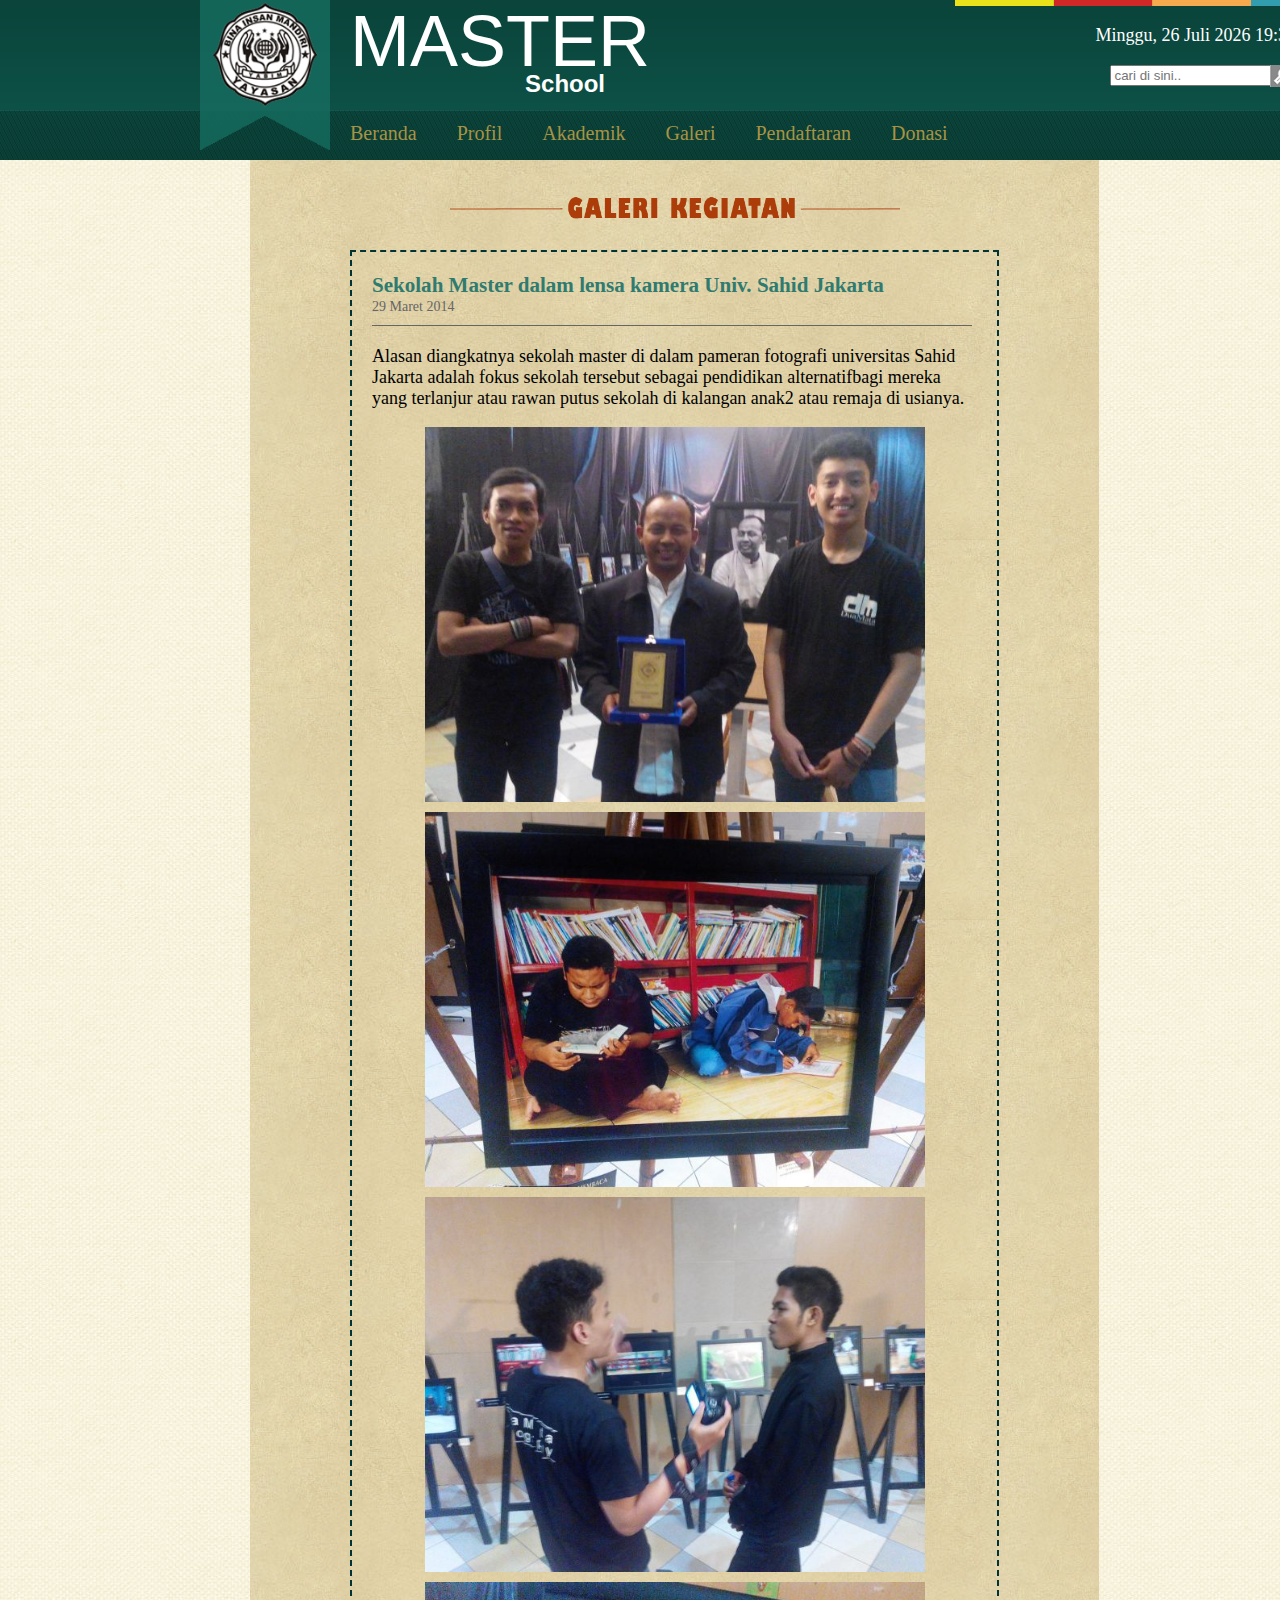
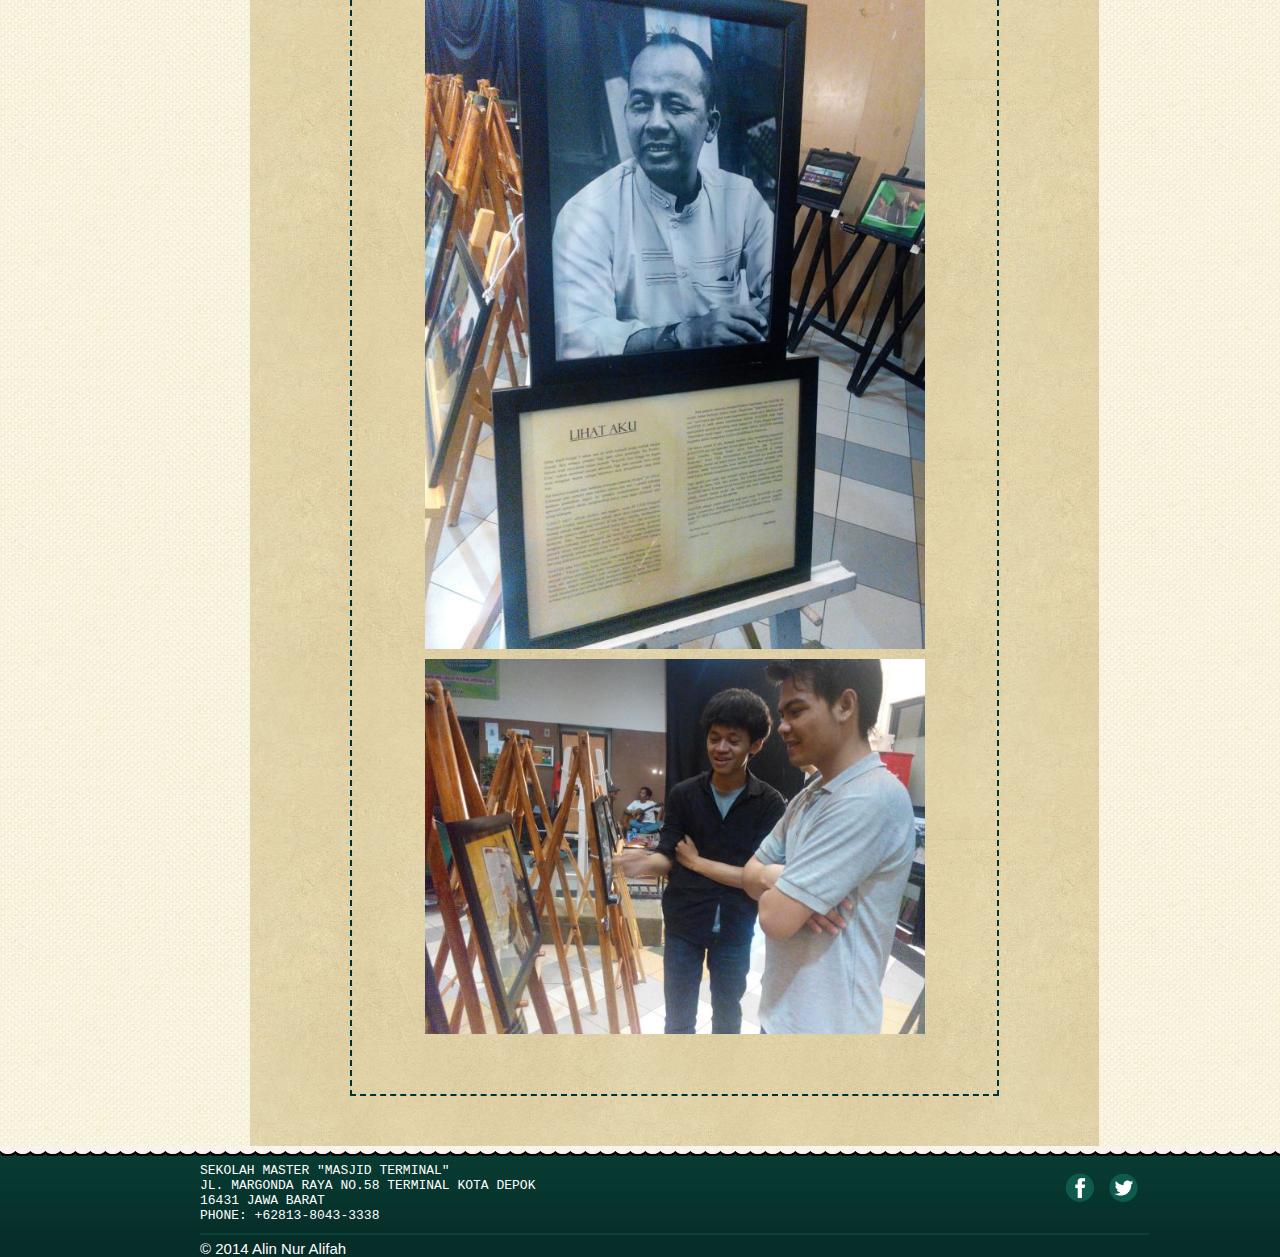
<file: tampilan/detail_berita/MasterDimataUnivSahid.html>
<!DOCTYPE html PUBLIC "-//W3C//DTD XHTML 1.0 Transitional//EN" "http://www.w3.org/TR/xhtml1/DTD/xhtml1-transitional.dtd">
<html xmlns="http://www.w3.org/1999/xhtml">
<head>
<meta http-equiv="Content-Type" content="text/html; charset=utf-8" />
	<title>Sekolah Master</title>
	<link rel="stylesheet" type="text/css" href="../css/style.css"/>
    <link rel="icon" type="image/x-icon" href="../gambar/icon_logo.ico" sizes="16x16" />
<!-------------------------------------Foto slider---------------------------------------------------->

<!--------------------------------------------------foto slider end--------------------------------------------------->
<!------------------------------------------------DropDown----------------------------------------------------->
	<!--<link rel="stylesheet" href="css/style2.css" type="text/css" />-->
	<script type="text/javascript" src="../js/scripts.js"></script>
<!------------------------------------------------End DropDown------------------------------------------------------>
</head>

<body>
<div id="container">
	<div id="banner" ><img src="../gambar/pita_hijau.png" />
      <p>MASTER</p><h1>School</h1>
<!----------------------------------------------------WAKTU---------------------------------------------------------->
<div id="display"></div>
<script type="text/javascript">
	function waktu()
	{
		var date = new Date();
		var hari = new Array("Minggu","Senin","Selasa","Rabu","Kamis","Jum'at","Sabtu");
		var tanggal = date.getDate();
		tanggal = tanggal < 10 ? "0" + tanggal : tanggal;
		var bulan = new Array("Januari","Februari","Maret","April","Mei","Juni","Juli","Agustus","September","Oktober","November","Desember");
		var tahun = date.getFullYear();
		var jam = date.getHours();
		jam = jam < 10 ? "0" + jam : jam;
		var menit = date.getMinutes();
		menit = menit < 10 ? "0" + menit : menit;
		var detik = date.getSeconds();
		detik = detik < 10 ? "0" + detik : detik;
		
		window.document.getElementById("display").innerHTML = hari[date.getDay()] + ", " + tanggal + " " + bulan[date.getMonth()] + " " + tahun + " " + jam + ":" + menit + ":" + detik;
		//getElementById = menulis di dalam display, innerHTML -> karena div tidak ada values nya maka pakai innerHTML;
		setTimeout("waktu();", 1000); //setTimeout(call, duration); //call -> memanggil nama fungsi, 1000 -> durasi (sauannya milidetik)
	}	
	waktu();
</script>
<!----------------------------------------------------end waktu-------------------------------------------------------->
      <div class="cari">
    	<input type="text" placeholder="cari di sini.." />
    </div>
    <div class="cari">
        <input type="image" src="../gambar/search_button.png" />
    </div>
    </div>
<div id="menu">
<!---------------------------------------------------------DropDown----------------------------------------------------->
<ul id="nav">
	<li><a href="../index.html">Beranda</a></li>
	<li><a href="../profil.html">Profil</a>
		<ul>
			<li><a href="../profil.html#visi_misi">Visi & Misi</a></li>
			<li><a href="../profil.html#tujuan_sekolah">Tujuan Sekolah</a></li>
			<li><a href="../profil.html#prestasi">Prestasi</a></li>	
		</ul>
	</li>
	<li><a href="../akademik.html">Akademik</a>
    	<ul>
			<li><a href="../akademik.html#tingkat_pendidikan">Tingkat Pendidikan</a></li>
			<li><a href="../akademik.html#organisasi">Organisasi</a></li>
		</ul>
    </li>
	<li><a href="../galeri.html">Galeri</a></li>	
	<li><a href="../pendaftaran.html">Pendaftaran</a></li>	
    <li><a href="../donasi.html">Donasi</a>
    	<ul>
			<li><a href="../donasi.html#kenapa_memberi">Kenapa Memberi?</a></li>
            <li><a href="../donasi.html#cara_mendonasi">Cara Mendonasi</a></li>					
		</ul>
    </li>		
</ul>
<!---------------------------------------------------------EndDropDown----------------------------------------------------->
  </div>
    <div id="content">
<div class="pendaftaran">    
<center>
<img class="judul_isi" src="../gambar/galeri.png" style="width:450px;"/></center><br />
<div class="detail_berita">
    <h3 class="judul">Sekolah Master dalam lensa kamera Univ. Sahid Jakarta</h3>
    <div class="tgl_berita">
    29 Maret 2014
    </div>
	<p>Alasan diangkatnya sekolah master di dalam pameran fotografi universitas Sahid Jakarta adalah fokus sekolah tersebut sebagai pendidikan alternatifbagi mereka yang terlanjur atau rawan putus sekolah di kalangan anak2 atau remaja di usianya.</p>
    <center>
    <div class="foto_berita">
    	<img src="../gambar/foto_berita/sahid.jpg" />
    	<img src="../gambar/foto_berita/sahid2.jpg" />
        <img src="../gambar/foto_berita/sahid3.jpg" />
        <img src="../gambar/foto_berita/sahid4.jpg" />
        <img src="../gambar/foto_berita/sahid5.jpg" />
    </div>
    </center>
</div>
</center>
</div>   
  	<div class="clear"></div>
    </div>
    <div id="footer">
         <br />
        <div id="sekolah" class="alamat"></div>
        <div id="alamat" class="alamat"></div>
        <div id="kodepos" class="alamat"></div>
        <div id="telepon" class="alamat"></div>
  		<div id="sosmed">
        	<ul>
    	        <li>
                <a href="https://www.facebook.com/" title="Follow Us on Facebook" target="_blank"> 
                <img onmouseover="this.src='gambar/fb_logo_hover.png'" src="../gambar/fb_logo.png" onmouseout="this.src='gambar/fb_logo.png'"/> 
                </a>
                </li>
            	<li>
                <a href="https://twitter.com/" title="Follow Us on Twitter" target="_blank"> 
                <img onmouseover="this.src='gambar/twitter_logo_hover.png'" src="../gambar/twitter_logo.png" onmouseout="this.src='gambar/twitter_logo.png'"/> 
                </a>
                </li>
           	</ul>
        </div>
         <p class="copyright">&copy; 2014 Alin Nur Alifah</p>
    </div>
    
</div>
</body>
</html>
<script type="text/javascript">
		function loadXMLDoc(filename){
			if(window.XMLHttpRequest)
				xhttp = new XMLHttpRequest();
				
			else
				xhttp = new ActiveXObject("Microsoft.XMLHTTP");
			
			xhttp.open("GET", filename, false);
			xhttp.send();
			
			return xhttp.responseXML;
		}
		var xmlDoc = loadXMLDoc("data.xml");
		
		function display(){
			window.document.getElementById("sekolah").innerHTML = xmlDoc.getElementsByTagName("sekolah")[0].childNodes[0].nodeValue;
			window.document.getElementById("alamat").innerHTML = xmlDoc.getElementsByTagName("alamat")[0].childNodes[0].nodeValue;
			window.document.getElementById("kodepos").innerHTML = xmlDoc.getElementsByTagName("kodepos")[0].childNodes[0].nodeValue;
			window.document.getElementById("telepon").innerHTML = xmlDoc.getElementsByTagName("telepon")[0].childNodes[0].nodeValue;
		}
		
		display();
		
	</script>
</file>
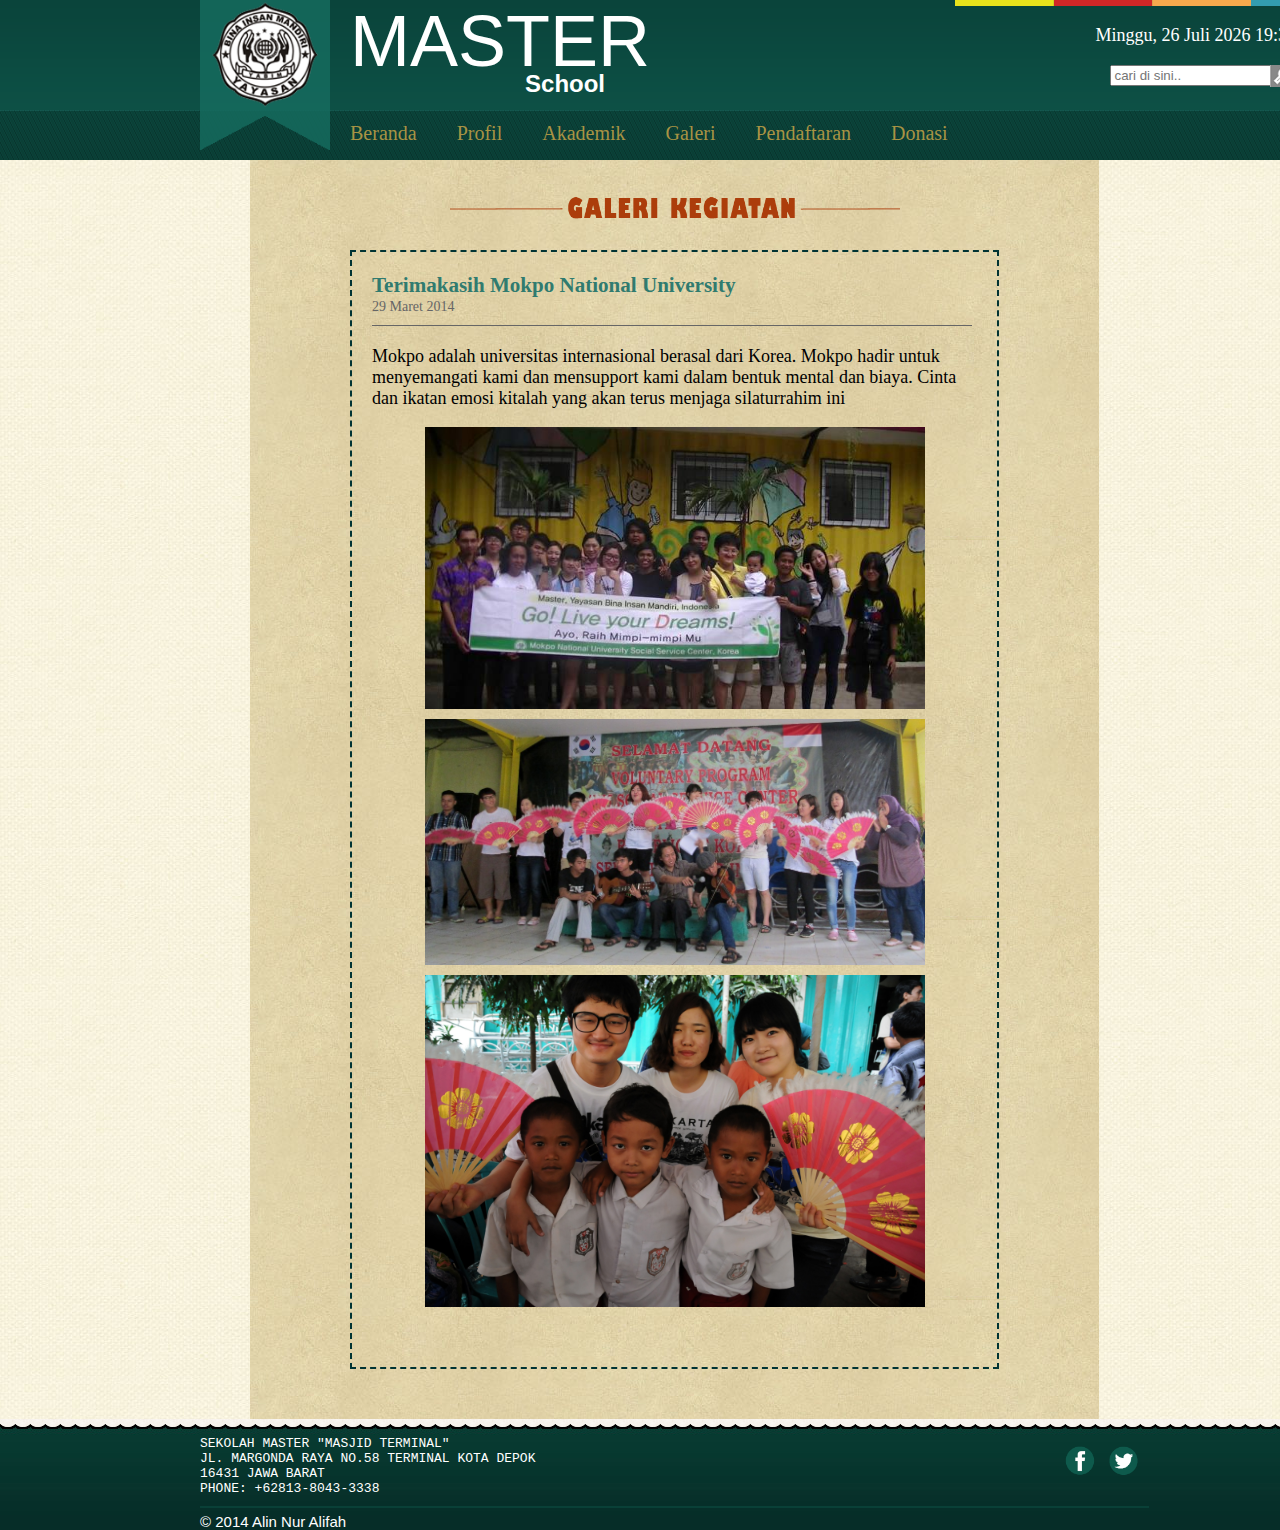
<file: tampilan/detail_berita/MokpoUniv.html>
<!DOCTYPE html PUBLIC "-//W3C//DTD XHTML 1.0 Transitional//EN" "http://www.w3.org/TR/xhtml1/DTD/xhtml1-transitional.dtd">
<html xmlns="http://www.w3.org/1999/xhtml">
<head>
<meta http-equiv="Content-Type" content="text/html; charset=utf-8" />
	<title>Sekolah Master</title>
	<link rel="stylesheet" type="text/css" href="../css/style.css"/>
    <link rel="icon" type="image/x-icon" href="../gambar/master_icon.png" sizes="16x16" />
<!-------------------------------------Foto slider---------------------------------------------------->

<!--------------------------------------------------foto slider end--------------------------------------------------->
<!------------------------------------------------DropDown----------------------------------------------------->
	<!--<link rel="stylesheet" href="css/style2.css" type="text/css" />-->
	<script type="text/javascript" src="../js/scripts.js"></script>
<!------------------------------------------------End DropDown------------------------------------------------------>
</head>

<body>
<div id="container">
	<div id="banner" ><img src="../gambar/pita_hijau.png" />
      <p>MASTER</p><h1>School</h1>
<!----------------------------------------------------WAKTU---------------------------------------------------------->
<div id="display"></div>
<script type="text/javascript">
	function waktu()
	{
		var date = new Date();
		var hari = new Array("Minggu","Senin","Selasa","Rabu","Kamis","Jum'at","Sabtu");
		var tanggal = date.getDate();
		tanggal = tanggal < 10 ? "0" + tanggal : tanggal;
		var bulan = new Array("Januari","Februari","Maret","April","Mei","Juni","Juli","Agustus","September","Oktober","November","Desember");
		var tahun = date.getFullYear();
		var jam = date.getHours();
		jam = jam < 10 ? "0" + jam : jam;
		var menit = date.getMinutes();
		menit = menit < 10 ? "0" + menit : menit;
		var detik = date.getSeconds();
		detik = detik < 10 ? "0" + detik : detik;
		
		window.document.getElementById("display").innerHTML = hari[date.getDay()] + ", " + tanggal + " " + bulan[date.getMonth()] + " " + tahun + " " + jam + ":" + menit + ":" + detik;
		//getElementById = menulis di dalam display, innerHTML -> karena div tidak ada values nya maka pakai innerHTML;
		setTimeout("waktu();", 1000); //setTimeout(call, duration); //call -> memanggil nama fungsi, 1000 -> durasi (sauannya milidetik)
	}	
	waktu();
</script>
<!----------------------------------------------------end waktu-------------------------------------------------------->
      <div class="cari">
    	<input type="text" placeholder="cari di sini.." />
    </div>
    <div class="cari">
        <input type="image" src="../gambar/search_button.png" />
    </div>
    </div>
<div id="menu">
<!---------------------------------------------------------DropDown----------------------------------------------------->
<ul id="nav">
	<li><a href="../index.html">Beranda</a></li>
	<li><a href="../profil.html">Profil</a>
		<ul>
			<li><a href="../profil.html#visi_misi">Visi & Misi</a></li>
			<li><a href="../profil.html#tujuan_sekolah">Tujuan Sekolah</a></li>
			<li><a href="../profil.html#prestasi">Prestasi</a></li>	
		</ul>
	</li>
	<li><a href="../akademik.html">Akademik</a>
    	<ul>
			<li><a href="../akademik.html#tingkat_pendidikan">Tingkat Pendidikan</a></li>
			<li><a href="../akademik.html#organisasi">Organisasi</a></li>
		</ul>
    </li>
	<li><a href="../galeri.html">Galeri</a></li>	
	<li><a href="../pendaftaran.html">Pendaftaran</a></li>	
    <li><a href="../donasi.html">Donasi</a>
    	<ul>
			<li><a href="../donasi.html#kenapa_memberi">Kenapa Memberi?</a></li>
            <li><a href="../donasi.html#cara_mendonasi">Cara Mendonasi</a></li>					
		</ul>
    </li>		
</ul>
<!---------------------------------------------------------EndDropDown----------------------------------------------------->
  </div>
    <div id="content">
<div class="pendaftaran">    
<center>
<img class="judul_isi" src="../gambar/galeri.png" style="width:450px;"/></center><br />
<div class="detail_berita">
    <h3 class="judul">Terimakasih Mokpo National University</h3>
    <div class="tgl_berita">
    29 Maret 2014
    </div>
    <p>Mokpo adalah universitas internasional berasal dari Korea. Mokpo hadir untuk menyemangati kami dan mensupport kami dalam bentuk mental dan biaya. Cinta dan ikatan emosi kitalah yang akan terus menjaga silaturrahim ini</p>
    <center>
    <div class="foto_berita">
    	<img src="../gambar/foto_berita/korea.jpg" />
        <img src="../gambar/foto_berita/korea2.jpg" />
        <img src="../gambar/foto_berita/korea3.jpg" />
    </div>
    </center>
</div>
</center>
</div>   
  	<div class="clear"></div>
    </div>
    <div id="footer">
         <br />
        <div id="sekolah" class="alamat"></div>
        <div id="alamat" class="alamat"></div>
        <div id="kodepos" class="alamat"></div>
        <div id="telepon" class="alamat"></div>
  		<div id="sosmed">
        	<ul>
    	        <li>
                <a href="https://www.facebook.com/" title="Follow Us on Facebook" target="_blank"> 
                <img onmouseover="this.src='gambar/fb_logo_hover.png'" src="../gambar/fb_logo.png" onmouseout="this.src='gambar/fb_logo.png'"/> 
                </a>
                </li>
            	<li>
                <a href="https://twitter.com/" title="Follow Us on Twitter" target="_blank"> 
                <img onmouseover="this.src='gambar/twitter_logo_hover.png'" src="../gambar/twitter_logo.png" onmouseout="this.src='gambar/twitter_logo.png'"/> 
                </a>
                </li>
           	</ul>
        </div>
         <p class="copyright">&copy; 2014 Alin Nur Alifah</p>
    </div>
    
</div>
</body>
</html>
<script type="text/javascript">
		function loadXMLDoc(filename){
			if(window.XMLHttpRequest)
				xhttp = new XMLHttpRequest();
				
			else
				xhttp = new ActiveXObject("Microsoft.XMLHTTP");
			
			xhttp.open("GET", filename, false);
			xhttp.send();
			
			return xhttp.responseXML;
		}
		var xmlDoc = loadXMLDoc("data.xml");
		
		function display(){
			window.document.getElementById("sekolah").innerHTML = xmlDoc.getElementsByTagName("sekolah")[0].childNodes[0].nodeValue;
			window.document.getElementById("alamat").innerHTML = xmlDoc.getElementsByTagName("alamat")[0].childNodes[0].nodeValue;
			window.document.getElementById("kodepos").innerHTML = xmlDoc.getElementsByTagName("kodepos")[0].childNodes[0].nodeValue;
			window.document.getElementById("telepon").innerHTML = xmlDoc.getElementsByTagName("telepon")[0].childNodes[0].nodeValue;
		}
		
		display();
		
	</script>
</file>
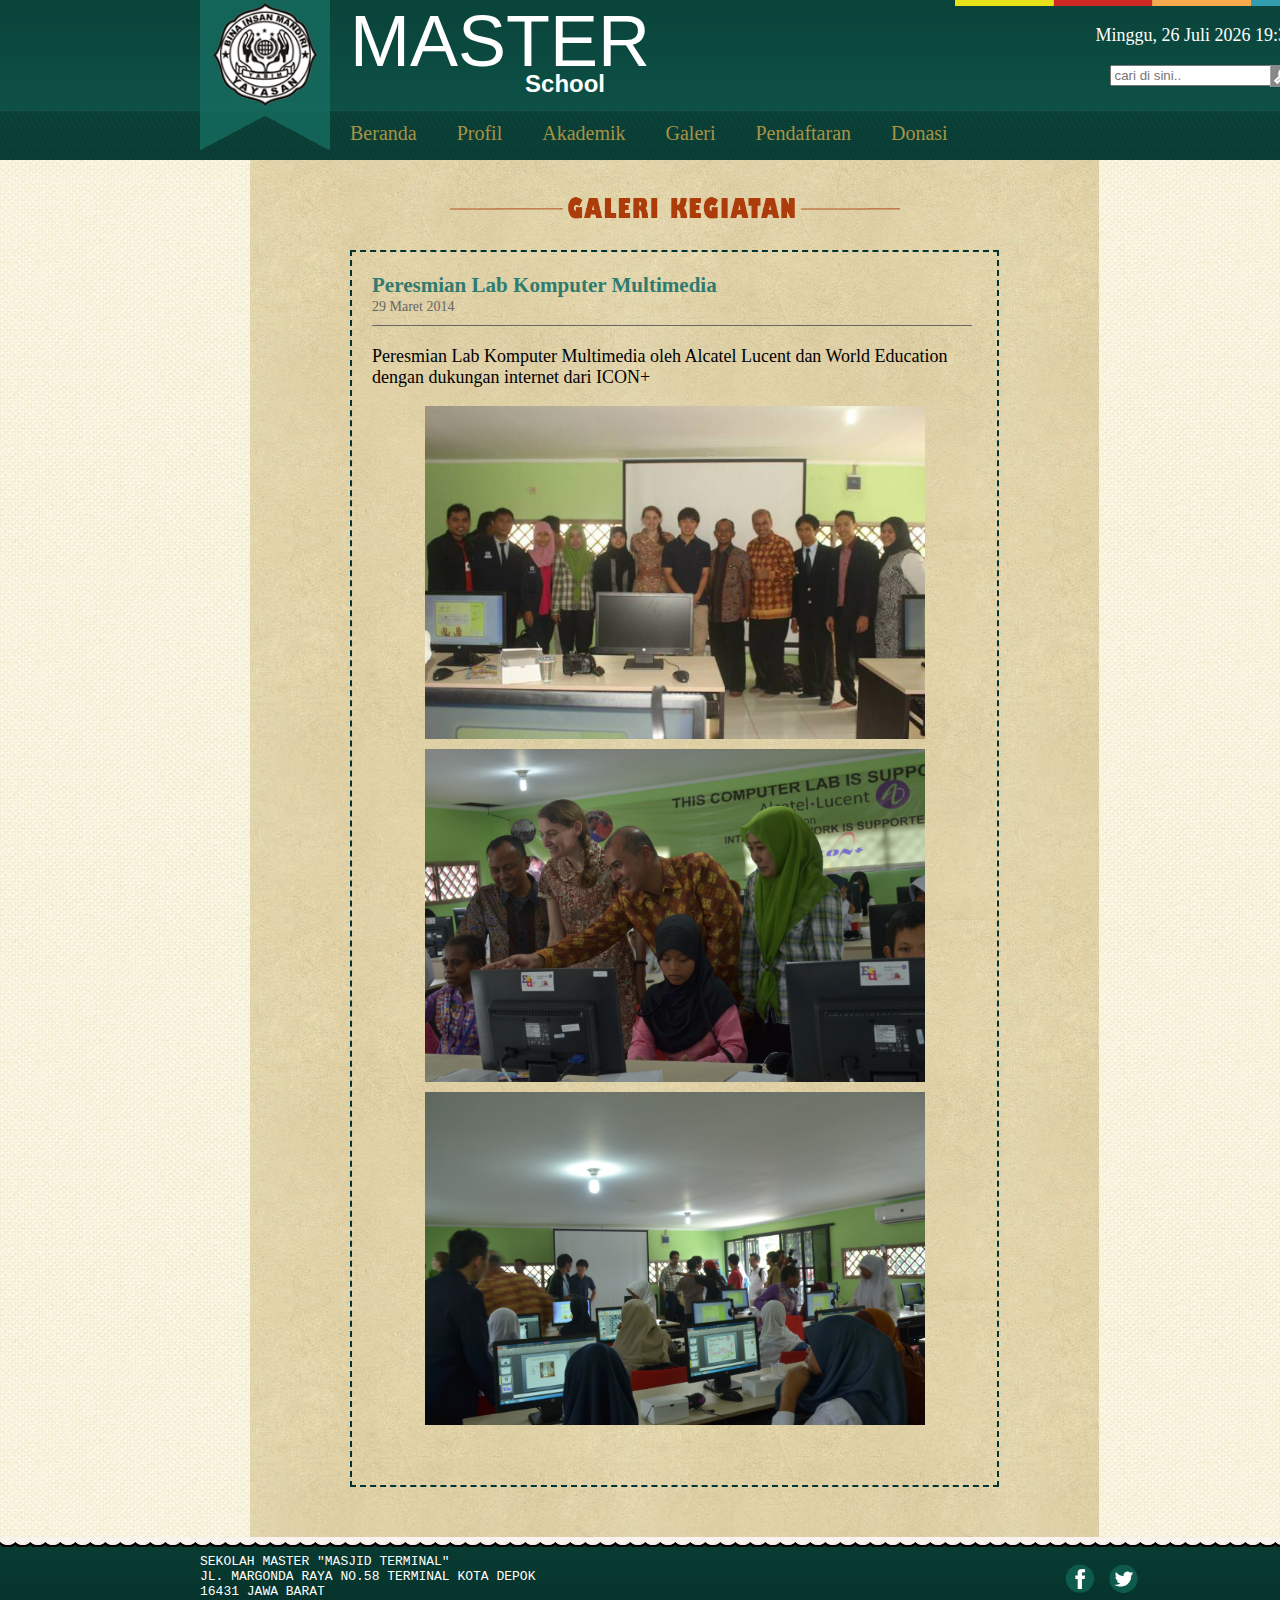
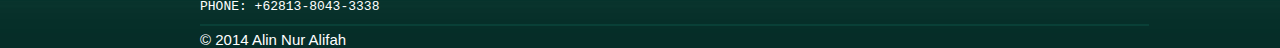
<file: tampilan/detail_berita/PeresmianLabKomputer.html>
<!DOCTYPE html PUBLIC "-//W3C//DTD XHTML 1.0 Transitional//EN" "http://www.w3.org/TR/xhtml1/DTD/xhtml1-transitional.dtd">
<html xmlns="http://www.w3.org/1999/xhtml">
<head>
<meta http-equiv="Content-Type" content="text/html; charset=utf-8" />
	<title>Sekolah Master</title>
	<link rel="stylesheet" type="text/css" href="../css/style.css"/>
    <link rel="icon" type="image/x-icon" href="../gambar/master_icon.png" sizes="16x16" />
<!-------------------------------------Foto slider---------------------------------------------------->

<!--------------------------------------------------foto slider end--------------------------------------------------->
<!------------------------------------------------DropDown----------------------------------------------------->
	<!--<link rel="stylesheet" href="css/style2.css" type="text/css" />-->
	<script type="text/javascript" src="../js/scripts.js"></script>
<!------------------------------------------------End DropDown------------------------------------------------------>
</head>

<body>
<div id="container">
	<div id="banner" ><img src="../gambar/pita_hijau.png" />
      <p>MASTER</p><h1>School</h1>
<!----------------------------------------------------WAKTU---------------------------------------------------------->
<div id="display"></div>
<script type="text/javascript">
	function waktu()
	{
		var date = new Date();
		var hari = new Array("Minggu","Senin","Selasa","Rabu","Kamis","Jum'at","Sabtu");
		var tanggal = date.getDate();
		tanggal = tanggal < 10 ? "0" + tanggal : tanggal;
		var bulan = new Array("Januari","Februari","Maret","April","Mei","Juni","Juli","Agustus","September","Oktober","November","Desember");
		var tahun = date.getFullYear();
		var jam = date.getHours();
		jam = jam < 10 ? "0" + jam : jam;
		var menit = date.getMinutes();
		menit = menit < 10 ? "0" + menit : menit;
		var detik = date.getSeconds();
		detik = detik < 10 ? "0" + detik : detik;
		
		window.document.getElementById("display").innerHTML = hari[date.getDay()] + ", " + tanggal + " " + bulan[date.getMonth()] + " " + tahun + " " + jam + ":" + menit + ":" + detik;
		//getElementById = menulis di dalam display, innerHTML -> karena div tidak ada values nya maka pakai innerHTML;
		setTimeout("waktu();", 1000); //setTimeout(call, duration); //call -> memanggil nama fungsi, 1000 -> durasi (sauannya milidetik)
	}	
	waktu();
</script>
<!----------------------------------------------------end waktu-------------------------------------------------------->
      <div class="cari">
    	<input type="text" placeholder="cari di sini.." />
    </div>
    <div class="cari">
        <input type="image" src="../gambar/search_button.png" />
    </div>
    </div>
<div id="menu">
<!---------------------------------------------------------DropDown----------------------------------------------------->
<ul id="nav">
	<li><a href="../index.html">Beranda</a></li>
	<li><a href="../profil.html">Profil</a>
		<ul>
			<li><a href="../profil.html#visi_misi">Visi & Misi</a></li>
			<li><a href="../profil.html#tujuan_sekolah">Tujuan Sekolah</a></li>
			<li><a href="../profil.html#prestasi">Prestasi</a></li>	
		</ul>
	</li>
	<li><a href="../akademik.html">Akademik</a>
    	<ul>
			<li><a href="../akademik.html#tingkat_pendidikan">Tingkat Pendidikan</a></li>
			<li><a href="../akademik.html#organisasi">Organisasi</a></li>
		</ul>
    </li>
	<li><a href="../galeri.html">Galeri</a></li>	
	<li><a href="../pendaftaran.html">Pendaftaran</a></li>	
    <li><a href="../donasi.html">Donasi</a>
    	<ul>
			<li><a href="../donasi.html#kenapa_memberi">Kenapa Memberi?</a></li>
            <li><a href="../donasi.html#cara_mendonasi">Cara Mendonasi</a></li>					
		</ul>
    </li>		
</ul>
<!---------------------------------------------------------EndDropDown----------------------------------------------------->
  </div>
    <div id="content">
<div class="pendaftaran">    
<center>
<img class="judul_isi" src="../gambar/galeri.png" style="width:450px;"/></center><br />
<div class="detail_berita">
    <h3 class="judul">Peresmian Lab Komputer Multimedia</h3>
    <div class="tgl_berita">
    29 Maret 2014
    </div>
    <p>Peresmian Lab Komputer Multimedia oleh Alcatel Lucent dan World Education dengan dukungan internet dari ICON+</p>
    <center>
    <div class="foto_berita">
    	<img src="../gambar/foto_berita/peresmian.jpg" />
        <img src="../gambar/foto_berita/peresmian2.jpg" />
        <img src="../gambar/foto_berita/peresmian3.jpg" />
    </div>
    </center>
</div>
</center>
</div>   
  	<div class="clear"></div>
    </div>
    <div id="footer">
         <br />
        <div id="sekolah" class="alamat"></div>
        <div id="alamat" class="alamat"></div>
        <div id="kodepos" class="alamat"></div>
        <div id="telepon" class="alamat"></div>
  		<div id="sosmed">
        	<ul>
    	        <li>
                <a href="https://www.facebook.com/" title="Follow Us on Facebook" target="_blank"> 
                <img onmouseover="this.src='gambar/fb_logo_hover.png'" src="../gambar/fb_logo.png" onmouseout="this.src='gambar/fb_logo.png'"/> 
                </a>
                </li>
            	<li>
                <a href="https://twitter.com/" title="Follow Us on Twitter" target="_blank"> 
                <img onmouseover="this.src='gambar/twitter_logo_hover.png'" src="../gambar/twitter_logo.png" onmouseout="this.src='gambar/twitter_logo.png'"/> 
                </a>
                </li>
           	</ul>
        </div>
         <p class="copyright">&copy; 2014 Alin Nur Alifah</p>
    </div>
    
</div>
</body>
</html>
<script type="text/javascript">
		function loadXMLDoc(filename){
			if(window.XMLHttpRequest)
				xhttp = new XMLHttpRequest();
				
			else
				xhttp = new ActiveXObject("Microsoft.XMLHTTP");
			
			xhttp.open("GET", filename, false);
			xhttp.send();
			
			return xhttp.responseXML;
		}
		var xmlDoc = loadXMLDoc("data.xml");
		
		function display(){
			window.document.getElementById("sekolah").innerHTML = xmlDoc.getElementsByTagName("sekolah")[0].childNodes[0].nodeValue;
			window.document.getElementById("alamat").innerHTML = xmlDoc.getElementsByTagName("alamat")[0].childNodes[0].nodeValue;
			window.document.getElementById("kodepos").innerHTML = xmlDoc.getElementsByTagName("kodepos")[0].childNodes[0].nodeValue;
			window.document.getElementById("telepon").innerHTML = xmlDoc.getElementsByTagName("telepon")[0].childNodes[0].nodeValue;
		}
		
		display();
		
	</script>
</file>
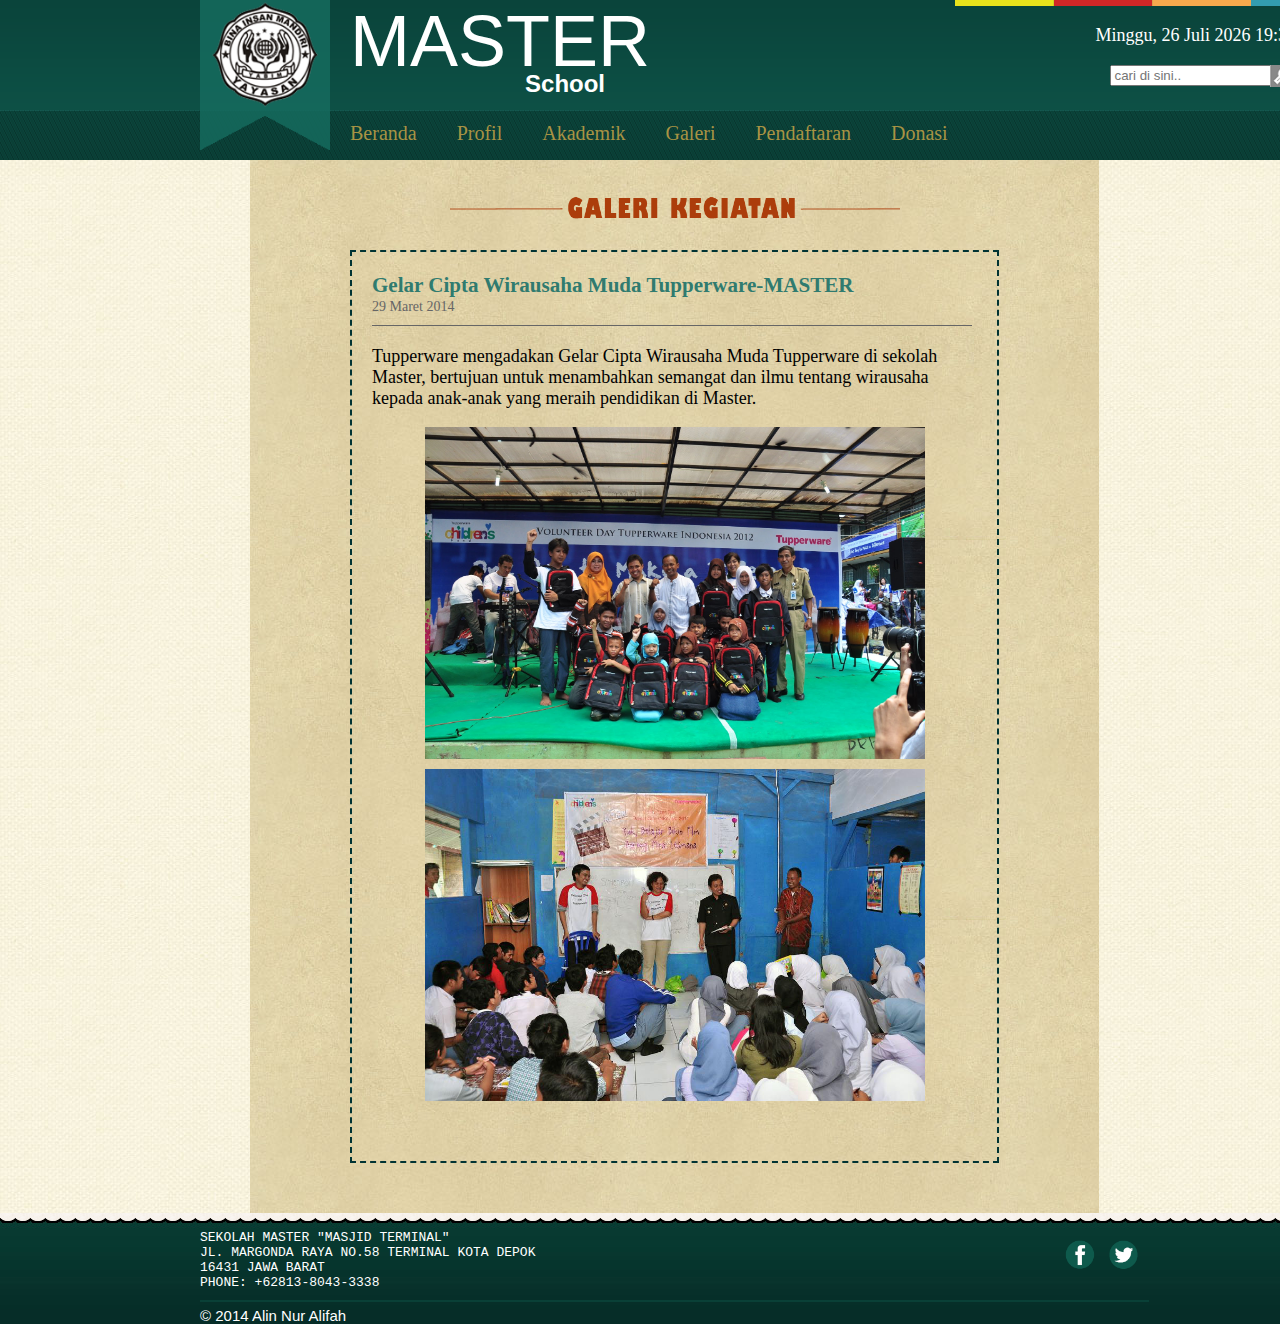
<file: tampilan/detail_berita/tupperware.html>
<!DOCTYPE html PUBLIC "-//W3C//DTD XHTML 1.0 Transitional//EN" "http://www.w3.org/TR/xhtml1/DTD/xhtml1-transitional.dtd">
<html xmlns="http://www.w3.org/1999/xhtml">
<head>
<meta http-equiv="Content-Type" content="text/html; charset=utf-8" />
	<title>Sekolah Master</title>
	<link rel="stylesheet" type="text/css" href="../css/style.css"/>
    <link rel="icon" type="image/x-icon" href="../gambar/master_icon.png" sizes="16x16" />
<!-------------------------------------Foto slider---------------------------------------------------->

<!--------------------------------------------------foto slider end--------------------------------------------------->
<!------------------------------------------------DropDown----------------------------------------------------->
	<!--<link rel="stylesheet" href="css/style2.css" type="text/css" />-->
	<script type="text/javascript" src="../js/scripts.js"></script>
<!------------------------------------------------End DropDown------------------------------------------------------>
</head>

<body>
<div id="container">
	<div id="banner" ><img src="../gambar/pita_hijau.png" />
      <p>MASTER</p><h1>School</h1>
<!----------------------------------------------------WAKTU---------------------------------------------------------->
<div id="display"></div>
<script type="text/javascript">
	function waktu()
	{
		var date = new Date();
		var hari = new Array("Minggu","Senin","Selasa","Rabu","Kamis","Jum'at","Sabtu");
		var tanggal = date.getDate();
		tanggal = tanggal < 10 ? "0" + tanggal : tanggal;
		var bulan = new Array("Januari","Februari","Maret","April","Mei","Juni","Juli","Agustus","September","Oktober","November","Desember");
		var tahun = date.getFullYear();
		var jam = date.getHours();
		jam = jam < 10 ? "0" + jam : jam;
		var menit = date.getMinutes();
		menit = menit < 10 ? "0" + menit : menit;
		var detik = date.getSeconds();
		detik = detik < 10 ? "0" + detik : detik;
		
		window.document.getElementById("display").innerHTML = hari[date.getDay()] + ", " + tanggal + " " + bulan[date.getMonth()] + " " + tahun + " " + jam + ":" + menit + ":" + detik;
		//getElementById = menulis di dalam display, innerHTML -> karena div tidak ada values nya maka pakai innerHTML;
		setTimeout("waktu();", 1000); //setTimeout(call, duration); //call -> memanggil nama fungsi, 1000 -> durasi (sauannya milidetik)
	}	
	waktu();
</script>
<!----------------------------------------------------end waktu-------------------------------------------------------->
      <div class="cari">
    	<input type="text" placeholder="cari di sini.." />
    </div>
    <div class="cari">
        <input type="image" src="../gambar/search_button.png" />
    </div>
    </div>
<div id="menu">
<!---------------------------------------------------------DropDown----------------------------------------------------->
<ul id="nav">
	<li><a href="../index.html">Beranda</a></li>
	<li><a href="../profil.html">Profil</a>
		<ul>
			<li><a href="../profil.html#visi_misi">Visi & Misi</a></li>
			<li><a href="../profil.html#tujuan_sekolah">Tujuan Sekolah</a></li>
			<li><a href="../profil.html#prestasi">Prestasi</a></li>	
		</ul>
	</li>
	<li><a href="../akademik.html">Akademik</a>
    	<ul>
			<li><a href="../akademik.html#tingkat_pendidikan">Tingkat Pendidikan</a></li>
			<li><a href="../akademik.html#organisasi">Organisasi</a></li>
		</ul>
    </li>
	<li><a href="../galeri.html">Galeri</a></li>	
	<li><a href="../pendaftaran.html">Pendaftaran</a></li>	
    <li><a href="../donasi.html">Donasi</a>
    	<ul>
			<li><a href="../donasi.html#kenapa_memberi">Kenapa Memberi?</a></li>
            <li><a href="../donasi.html#cara_mendonasi">Cara Mendonasi</a></li>					
		</ul>
    </li>		
</ul>
<!---------------------------------------------------------EndDropDown----------------------------------------------------->
  </div>
    <div id="content">
<div class="pendaftaran">    
<center>
<img class="judul_isi" src="../gambar/galeri.png" style="width:450px;"/></center><br />
<div class="detail_berita">
    <h3 class="judul">Gelar Cipta Wirausaha Muda Tupperware-MASTER</h3>
    <div class="tgl_berita">
    29 Maret 2014
    </div>
    <p>Tupperware mengadakan Gelar Cipta Wirausaha Muda Tupperware di sekolah Master, bertujuan untuk menambahkan semangat dan ilmu tentang wirausaha kepada anak-anak yang meraih pendidikan di Master.</p>
    <center>
    <div class="foto_berita">
        <img src="../gambar/foto_berita/tupperware2.jpg" />
        <img src="../gambar/foto_berita/tupperware3.jpg" />
    </center>
</div>
</center>
</div>   
  	<div class="clear"></div>
    </div>
    <div id="footer">
         <br />
        <div id="sekolah" class="alamat"></div>
        <div id="alamat" class="alamat"></div>
        <div id="kodepos" class="alamat"></div>
        <div id="telepon" class="alamat"></div>
  		<div id="sosmed">
        	<ul>
    	        <li>
                <a href="https://www.facebook.com/" title="Follow Us on Facebook" target="_blank"> 
                <img onmouseover="this.src='gambar/fb_logo_hover.png'" src="../gambar/fb_logo.png" onmouseout="this.src='gambar/fb_logo.png'"/> 
                </a>
                </li>
            	<li>
                <a href="https://twitter.com/" title="Follow Us on Twitter" target="_blank"> 
                <img onmouseover="this.src='gambar/twitter_logo_hover.png'" src="../gambar/twitter_logo.png" onmouseout="this.src='gambar/twitter_logo.png'"/> 
                </a>
                </li>
           	</ul>
        </div>
         <p class="copyright">&copy; 2014 Alin Nur Alifah</p>
    </div>
    
</div>
</body>
</html>
<script type="text/javascript">
		function loadXMLDoc(filename){
			if(window.XMLHttpRequest)
				xhttp = new XMLHttpRequest();
				
			else
				xhttp = new ActiveXObject("Microsoft.XMLHTTP");
			
			xhttp.open("GET", filename, false);
			xhttp.send();
			
			return xhttp.responseXML;
		}
		var xmlDoc = loadXMLDoc("data.xml");
		
		function display(){
			window.document.getElementById("sekolah").innerHTML = xmlDoc.getElementsByTagName("sekolah")[0].childNodes[0].nodeValue;
			window.document.getElementById("alamat").innerHTML = xmlDoc.getElementsByTagName("alamat")[0].childNodes[0].nodeValue;
			window.document.getElementById("kodepos").innerHTML = xmlDoc.getElementsByTagName("kodepos")[0].childNodes[0].nodeValue;
			window.document.getElementById("telepon").innerHTML = xmlDoc.getElementsByTagName("telepon")[0].childNodes[0].nodeValue;
		}
		
		display();
		
	</script>
</file>
<file: style.css>
@import url('https://fonts.googleapis.com/css2?family=Lato:wght@400;700&family=Poppins:wght@400;500;600;700&display=swap');

* {
	margin: 0;
	padding: 0;
	box-sizing: border-box;
}

a {
	text-decoration: none;
}

li {
	list-style: none;
}

:root {
	--poppins: 'Poppins', sans-serif;
	--lato: 'Lato', sans-serif;

	--light: #F9F9F9;
	--blue: #3C91E6;
	--light-blue: #CFE8FF;
	--grey: #eee;
	--dark-grey: #AAAAAA;
	--dark: #342E37;
	--red: #DB504A;
	--yellow: #FFCE26;
	--light-yellow: #FFF2C6;
	--orange: #FD7238;
	--light-orange: #FFE0D3;
}

html {
	overflow-x: hidden;
}

body.dark {
	--light: #0C0C1E;
	--grey: #060714;
	--dark: #FBFBFB;
}

body {
	background: var(--grey);
	overflow-x: hidden;
}





/* SIDEBAR */
#sidebar {
	position: fixed;
	top: 0;
	left: 0;
	width: 280px;
	height: 100%;
	background: var(--light);
	z-index: 2000;
	font-family: var(--lato);
	transition: .3s ease;
	overflow-x: hidden;
	scrollbar-width: none;
}
#sidebar::--webkit-scrollbar {
	display: none;
}
#sidebar.hide {
	width: 60px;
}
#sidebar .brand {
	font-size: 24px;
	font-weight: 700;
	height: 56px;
	display: flex;
	align-items: center;
	color: var(--blue);
	position: sticky;
	top: 0;
	left: 0;
	background: var(--light);
	z-index: 500;
	padding-bottom: 20px;
	box-sizing: content-box;
}
#sidebar .brand .bx {
	min-width: 60px;
	display: flex;
	justify-content: center;
}
#sidebar .side-menu {
	width: 100%;
	margin-top: 48px;
}
#sidebar .side-menu li {
	height: 48px;
	background: transparent;
	margin-left: 6px;
	border-radius: 48px 0 0 48px;
	padding: 4px;
}
#sidebar .side-menu li.active {
	background: var(--grey);
	position: relative;
}
#sidebar .side-menu li.active::before {
	content: '';
	position: absolute;
	width: 40px;
	height: 40px;
	border-radius: 50%;
	top: -40px;
	right: 0;
	box-shadow: 20px 20px 0 var(--grey);
	z-index: -1;
}
#sidebar .side-menu li.active::after {
	content: '';
	position: absolute;
	width: 40px;
	height: 40px;
	border-radius: 50%;
	bottom: -40px;
	right: 0;
	box-shadow: 20px -20px 0 var(--grey);
	z-index: -1;
}
#sidebar .side-menu li a {
	width: 100%;
	height: 100%;
	background: var(--light);
	display: flex;
	align-items: center;
	border-radius: 48px;
	font-size: 16px;
	color: var(--dark);
	white-space: nowrap;
	overflow-x: hidden;
}
#sidebar .side-menu.top li.active a {
	color: var(--blue);
}
#sidebar.hide .side-menu li a {
	width: calc(48px - (4px * 2));
	transition: width .3s ease;
}
#sidebar .side-menu li a.logout {
	color: var(--red);
}
#sidebar .side-menu.top li a:hover {
	color: var(--blue);
}
#sidebar .side-menu li a .bx {
	min-width: calc(60px  - ((4px + 6px) * 2));
	display: flex;
	justify-content: center;
}
/* SIDEBAR */





/* CONTENT */
#content {
	position: relative;
	width: calc(100% - 280px);
	left: 280px;
	transition: .3s ease;
}
#sidebar.hide ~ #content {
	width: calc(100% - 60px);
	left: 60px;
}




/* NAVBAR */
#content nav {
	height: 56px;
	background: var(--light);
	padding: 0 24px;
	display: flex;
	align-items: center;
	grid-gap: 24px;
	font-family: var(--lato);
	position: sticky;
	top: 0;
	left: 0;
	z-index: 1000;
}
#content nav::before {
	content: '';
	position: absolute;
	width: 40px;
	height: 40px;
	bottom: -40px;
	left: 0;
	border-radius: 50%;
	box-shadow: -20px -20px 0 var(--light);
}
#content nav a {
	color: var(--dark);
}
#content nav .bx.bx-menu {
	cursor: pointer;
	color: var(--dark);
}
#content nav .nav-link {
	font-size: 16px;
	transition: .3s ease;
}
#content nav .nav-link:hover {
	color: var(--blue);
}
#content nav form {
	max-width: 400px;
	width: 100%;
	margin-right: auto;
}
#content nav form .form-input {
	display: flex;
	align-items: center;
	height: 36px;
}
#content nav form .form-input input {
	flex-grow: 1;
	padding: 0 16px;
	height: 100%;
	border: none;
	background: var(--grey);
	border-radius: 36px 0 0 36px;
	outline: none;
	width: 100%;
	color: var(--dark);
}
#content nav form .form-input button {
	width: 36px;
	height: 100%;
	display: flex;
	justify-content: center;
	align-items: center;
	background: var(--blue);
	color: var(--light);
	font-size: 18px;
	border: none;
	outline: none;
	border-radius: 0 36px 36px 0;
	cursor: pointer;
}
#content nav .notification {
	font-size: 20px;
	position: relative;
}
#content nav .notification .num {
	position: absolute;
	top: -6px;
	right: -6px;
	width: 20px;
	height: 20px;
	border-radius: 50%;
	border: 2px solid var(--light);
	background: var(--red);
	color: var(--light);
	font-weight: 700;
	font-size: 12px;
	display: flex;
	justify-content: center;
	align-items: center;
}
#content nav .profile img {
	width: 36px;
	height: 36px;
	object-fit: cover;
	border-radius: 50%;
}
#content nav .switch-mode {
	display: block;
	min-width: 50px;
	height: 25px;
	border-radius: 25px;
	background: var(--grey);
	cursor: pointer;
	position: relative;
}
#content nav .switch-mode::before {
	content: '';
	position: absolute;
	top: 2px;
	left: 2px;
	bottom: 2px;
	width: calc(25px - 4px);
	background: var(--blue);
	border-radius: 50%;
	transition: all .3s ease;
}
#content nav #switch-mode:checked + .switch-mode::before {
	left: calc(100% - (25px - 4px) - 2px);
}
/* NAVBAR */





/* MAIN */
#content main {
	width: 100%;
	padding: 36px 24px;
	font-family: var(--poppins);
	max-height: calc(100vh - 56px);
	overflow-y: auto;
}
#content main .head-title {
	display: flex;
	align-items: center;
	justify-content: space-between;
	grid-gap: 16px;
	flex-wrap: wrap;
}
#content main .head-title .left h1 {
	font-size: 36px;
	font-weight: 600;
	margin-bottom: 10px;
	color: var(--dark);
}
#content main .head-title .left .breadcrumb {
	display: flex;
	align-items: center;
	grid-gap: 16px;
}
#content main .head-title .left .breadcrumb li {
	color: var(--dark);
}
#content main .head-title .left .breadcrumb li a {
	color: var(--dark-grey);
	pointer-events: none;
}
#content main .head-title .left .breadcrumb li a.active {
	color: var(--blue);
	pointer-events: unset;
}
#content main .head-title .btn-download {
	height: 36px;
	padding: 0 16px;
	border-radius: 36px;
	background: var(--blue);
	color: var(--light);
	display: flex;
	justify-content: center;
	align-items: center;
	grid-gap: 10px;
	font-weight: 500;
}





#content main .box-info {
	display: grid;
	grid-template-columns: repeat(auto-fit, minmax(240px, 1fr));
	grid-gap: 24px;
	margin-top: 36px;
}
#content main .box-info li {
	padding: 24px;
	background: var(--light);
	border-radius: 20px;
	display: flex;
	align-items: center;
	grid-gap: 24px;
}
#content main .box-info li .bx {
	width: 80px;
	height: 80px;
	border-radius: 10px;
	font-size: 36px;
	display: flex;
	justify-content: center;
	align-items: center;
}
#content main .box-info li:nth-child(1) .bx {
	background: var(--light-blue);
	color: var(--blue);
}
#content main .box-info li:nth-child(2) .bx {
	background: var(--light-yellow);
	color: var(--yellow);
}
#content main .box-info li:nth-child(3) .bx {
	background: var(--light-orange);
	color: var(--orange);
}
#content main .box-info li .text h3 {
	font-size: 24px;
	font-weight: 600;
	color: var(--dark);
}
#content main .box-info li .text p {
	color: var(--dark);	
}





#content main .table-data {
	display: flex;
	flex-wrap: wrap;
	grid-gap: 24px;
	margin-top: 24px;
	width: 100%;
	color: var(--dark);
}
#content main .table-data > div {
	border-radius: 20px;
	background: var(--light);
	padding: 24px;
	overflow-x: auto;
}
#content main .table-data .head {
	display: flex;
	align-items: center;
	grid-gap: 16px;
	margin-bottom: 24px;
}
#content main .table-data .head h3 {
	margin-right: auto;
	font-size: 24px;
	font-weight: 600;
}
#content main .table-data .head .bx {
	cursor: pointer;
}

#content main .table-data .order {
	flex-grow: 1;
	flex-basis: 500px;
}
#content main .table-data .order table {
	width: 100%;
	border-collapse: collapse;
}
#content main .table-data .order table th {
	padding-bottom: 12px;
	font-size: 13px;
	text-align: left;
	border-bottom: 1px solid var(--grey);
}
#content main .table-data .order table td {
	padding: 16px 0;
}
#content main .table-data .order table tr td:first-child {
	display: flex;
	align-items: center;
	grid-gap: 12px;
	padding-left: 6px;
}
#content main .table-data .order table td img {
	width: 36px;
	height: 36px;
	border-radius: 50%;
	object-fit: cover;
}
#content main .table-data .order table tbody tr:hover {
	background: var(--grey);
}
#content main .table-data .order table tr td .status {
	font-size: 10px;
	padding: 6px 16px;
	color: var(--light);
	border-radius: 20px;
	font-weight: 700;
}
#content main .table-data .order table tr td .status.completed {
	background: var(--blue);
}
#content main .table-data .order table tr td .status.process {
	background: var(--yellow);
}
#content main .table-data .order table tr td .status.pending {
	background: var(--orange);
}


#content main .table-data .todo {
	flex-grow: 1;
	flex-basis: 300px;
}
#content main .table-data .todo .todo-list {
	width: 100%;
}
#content main .table-data .todo .todo-list li {
	width: 100%;
	margin-bottom: 16px;
	background: var(--grey);
	border-radius: 10px;
	padding: 14px 20px;
	display: flex;
	justify-content: space-between;
	align-items: center;
}
#content main .table-data .todo .todo-list li .bx {
	cursor: pointer;
}
#content main .table-data .todo .todo-list li.completed {
	border-left: 10px solid var(--blue);
}
#content main .table-data .todo .todo-list li.not-completed {
	border-left: 10px solid var(--orange);
}
#content main .table-data .todo .todo-list li:last-child {
	margin-bottom: 0;
}
/* MAIN */
/* CONTENT */









@media screen and (max-width: 768px) {
	#sidebar {
		width: 200px;
	}

	#content {
		width: calc(100% - 60px);
		left: 200px;
	}

	#content nav .nav-link {
		display: none;
	}
}






@media screen and (max-width: 576px) {
	#content nav form .form-input input {
		display: none;
	}

	#content nav form .form-input button {
		width: auto;
		height: auto;
		background: transparent;
		border-radius: none;
		color: var(--dark);
	}

	#content nav form.show .form-input input {
		display: block;
		width: 100%;
	}
	#content nav form.show .form-input button {
		width: 36px;
		height: 100%;
		border-radius: 0 36px 36px 0;
		color: var(--light);
		background: var(--red);
	}

	#content nav form.show ~ .notification,
	#content nav form.show ~ .profile {
		display: none;
	}

	#content main .box-info {
		grid-template-columns: 1fr;
	}

	#content main .table-data .head {
		min-width: 420px;
	}
	#content main .table-data .order table {
		min-width: 420px;
	}
	#content main .table-data .todo .todo-list {
		min-width: 420px;
	}
}
</file>
<file: admin/style.css>
@import url('https://fonts.googleapis.com/css2?family=Lato:wght@400;700&family=Poppins:wght@400;500;600;700&display=swap');

* {
	margin: 0;
	padding: 0;
	box-sizing: border-box;
}

a {
	text-decoration: none;
}

li {
	list-style: none;
}

:root {
	--poppins: 'Poppins', sans-serif;
	--lato: 'Lato', sans-serif;

	--light: #F9F9F9;
	--blue: #3C91E6;
	--light-blue: #CFE8FF;
	--grey: #eee;
	--dark-grey: #AAAAAA;
	--dark: #342E37;
	--red: #DB504A;
	--yellow: #FFCE26;
	--light-yellow: #FFF2C6;
	--orange: #FD7238;
	--light-orange: #FFE0D3;
}

html {
	overflow-x: hidden;
}

body.dark {
	--light: #0C0C1E;
	--grey: #060714;
	--dark: #FBFBFB;
}

body {
	background: var(--grey);
	overflow-x: hidden;
}





/* SIDEBAR */
#sidebar {
	position: fixed;
	top: 0;
	left: 0;
	width: 280px;
	height: 100%;
	background: var(--light);
	z-index: 2000;
	font-family: var(--lato);
	transition: .3s ease;
	overflow-x: hidden;
	scrollbar-width: none;
}
#sidebar::--webkit-scrollbar {
	display: none;
}
#sidebar.hide {
	width: 60px;
}
#sidebar .brand {
	font-size: 24px;
	font-weight: 700;
	height: 56px;
	display: flex;
	align-items: center;
	color: var(--blue);
	position: sticky;
	top: 0;
	left: 0;
	background: var(--light);
	z-index: 500;
	padding-bottom: 20px;
	box-sizing: content-box;
}
#sidebar .brand .bx {
	min-width: 60px;
	display: flex;
	justify-content: center;
}
#sidebar .side-menu {
	width: 100%;
	margin-top: 48px;
}
#sidebar .side-menu li {
	height: 48px;
	background: transparent;
	margin-left: 6px;
	border-radius: 48px 0 0 48px;
	padding: 4px;
}
#sidebar .side-menu li.active {
	background: var(--grey);
	position: relative;
}
#sidebar .side-menu li.active::before {
	content: '';
	position: absolute;
	width: 40px;
	height: 40px;
	border-radius: 50%;
	top: -40px;
	right: 0;
	box-shadow: 20px 20px 0 var(--grey);
	z-index: -1;
}
#sidebar .side-menu li.active::after {
	content: '';
	position: absolute;
	width: 40px;
	height: 40px;
	border-radius: 50%;
	bottom: -40px;
	right: 0;
	box-shadow: 20px -20px 0 var(--grey);
	z-index: -1;
}
#sidebar .side-menu li a {
	width: 100%;
	height: 100%;
	background: var(--light);
	display: flex;
	align-items: center;
	border-radius: 48px;
	font-size: 16px;
	color: var(--dark);
	white-space: nowrap;
	overflow-x: hidden;
}
#sidebar .side-menu.top li.active a {
	color: var(--blue);
}
#sidebar.hide .side-menu li a {
	width: calc(48px - (4px * 2));
	transition: width .3s ease;
}
#sidebar .side-menu li a.logout {
	color: var(--red);
}
#sidebar .side-menu.top li a:hover {
	color: var(--blue);
}
#sidebar .side-menu li a .bx {
	min-width: calc(60px  - ((4px + 6px) * 2));
	display: flex;
	justify-content: center;
}
/* SIDEBAR */





/* CONTENT */
#content {
	position: relative;
	width: calc(100% - 280px);
	left: 280px;
	transition: .3s ease;
}
#sidebar.hide ~ #content {
	width: calc(100% - 60px);
	left: 60px;
}




/* NAVBAR */
#content nav {
	height: 56px;
	background: var(--light);
	padding: 0 24px;
	display: flex;
	align-items: center;
	grid-gap: 24px;
	font-family: var(--lato);
	position: sticky;
	top: 0;
	left: 0;
	z-index: 1000;
}
#content nav::before {
	content: '';
	position: absolute;
	width: 40px;
	height: 40px;
	bottom: -40px;
	left: 0;
	border-radius: 50%;
	box-shadow: -20px -20px 0 var(--light);
}
#content nav a {
	color: var(--dark);
}
#content nav .bx.bx-menu {
	cursor: pointer;
	color: var(--dark);
}
#content nav .nav-link {
	font-size: 16px;
	transition: .3s ease;
}
#content nav .nav-link:hover {
	color: var(--blue);
}
#content nav form {
	max-width: 400px;
	width: 100%;
	margin-right: auto;
}
#content nav form .form-input {
	display: flex;
	align-items: center;
	height: 36px;
}
#content nav form .form-input input {
	flex-grow: 1;
	padding: 0 16px;
	height: 100%;
	border: none;
	background: var(--grey);
	border-radius: 36px 0 0 36px;
	outline: none;
	width: 100%;
	color: var(--dark);
}
#content nav form .form-input button {
	width: 36px;
	height: 100%;
	display: flex;
	justify-content: center;
	align-items: center;
	background: var(--blue);
	color: var(--light);
	font-size: 18px;
	border: none;
	outline: none;
	border-radius: 0 36px 36px 0;
	cursor: pointer;
}
#content nav .notification {
	font-size: 20px;
	position: relative;
}
#content nav .notification .num {
	position: absolute;
	top: -6px;
	right: -6px;
	width: 20px;
	height: 20px;
	border-radius: 50%;
	border: 2px solid var(--light);
	background: var(--red);
	color: var(--light);
	font-weight: 700;
	font-size: 12px;
	display: flex;
	justify-content: center;
	align-items: center;
}
#content nav .profile img {
	width: 36px;
	height: 36px;
	object-fit: cover;
	border-radius: 50%;
}
#content nav .switch-mode {
	display: block;
	min-width: 50px;
	height: 25px;
	border-radius: 25px;
	background: var(--grey);
	cursor: pointer;
	position: relative;
}
#content nav .switch-mode::before {
	content: '';
	position: absolute;
	top: 2px;
	left: 2px;
	bottom: 2px;
	width: calc(25px - 4px);
	background: var(--blue);
	border-radius: 50%;
	transition: all .3s ease;
}
#content nav #switch-mode:checked + .switch-mode::before {
	left: calc(100% - (25px - 4px) - 2px);
}
/* NAVBAR */





/* MAIN */
#content main {
	width: 100%;
	padding: 36px 24px;
	font-family: var(--poppins);
	max-height: calc(100vh - 56px);
	overflow-y: auto;
}
#content main .head-title {
	display: flex;
	align-items: center;
	justify-content: space-between;
	grid-gap: 16px;
	flex-wrap: wrap;
}
#content main .head-title .left h1 {
	font-size: 36px;
	font-weight: 600;
	margin-bottom: 10px;
	color: var(--dark);
}
#content main .head-title .left .breadcrumb {
	display: flex;
	align-items: center;
	grid-gap: 16px;
}
#content main .head-title .left .breadcrumb li {
	color: var(--dark);
}
#content main .head-title .left .breadcrumb li a {
	color: var(--dark-grey);
	pointer-events: none;
}
#content main .head-title .left .breadcrumb li a.active {
	color: var(--blue);
	pointer-events: unset;
}
#content main .head-title .btn-download {
	height: 36px;
	padding: 0 16px;
	border-radius: 36px;
	background: var(--blue);
	color: var(--light);
	display: flex;
	justify-content: center;
	align-items: center;
	grid-gap: 10px;
	font-weight: 500;
}





#content main .box-info {
	display: grid;
	grid-template-columns: repeat(auto-fit, minmax(240px, 1fr));
	grid-gap: 24px;
	margin-top: 36px;
}
#content main .box-info li {
	padding: 24px;
	background: var(--light);
	border-radius: 20px;
	display: flex;
	align-items: center;
	grid-gap: 24px;
}
#content main .box-info li .bx {
	width: 80px;
	height: 80px;
	border-radius: 10px;
	font-size: 36px;
	display: flex;
	justify-content: center;
	align-items: center;
}
#content main .box-info li:nth-child(1) .bx {
	background: var(--light-blue);
	color: var(--blue);
}
#content main .box-info li:nth-child(2) .bx {
	background: var(--light-yellow);
	color: var(--yellow);
}
#content main .box-info li:nth-child(3) .bx {
	background: var(--light-orange);
	color: var(--orange);
}
#content main .box-info li .text h3 {
	font-size: 24px;
	font-weight: 600;
	color: var(--dark);
}
#content main .box-info li .text p {
	color: var(--dark);	
}





#content main .table-data {
	display: flex;
	flex-wrap: wrap;
	grid-gap: 24px;
	margin-top: 24px;
	width: 100%;
	color: var(--dark);
}
#content main .table-data > div {
	border-radius: 20px;
	background: var(--light);
	padding: 24px;
	overflow-x: auto;
}
#content main .table-data .head {
	display: flex;
	align-items: center;
	grid-gap: 16px;
	margin-bottom: 24px;
}
#content main .table-data .head h3 {
	margin-right: auto;
	font-size: 24px;
	font-weight: 600;
}
#content main .table-data .head .bx {
	cursor: pointer;
}

#content main .table-data .order {
	flex-grow: 1;
	flex-basis: 500px;
}
#content main .table-data .order table {
	width: 100%;
	border-collapse: collapse;
}
#content main .table-data .order table th {
	padding-bottom: 12px;
	font-size: 13px;
	text-align: left;
	border-bottom: 1px solid var(--grey);
}
#content main .table-data .order table td {
	padding: 16px 0;
}
#content main .table-data .order table tr td:first-child {
	display: flex;
	align-items: center;
	grid-gap: 12px;
	padding-left: 6px;
}
#content main .table-data .order table td img {
	width: 36px;
	height: 36px;
	border-radius: 50%;
	object-fit: cover;
}
#content main .table-data .order table tbody tr:hover {
	background: var(--grey);
}
#content main .table-data .order table tr td .status {
	font-size: 10px;
	padding: 6px 16px;
	color: var(--light);
	border-radius: 20px;
	font-weight: 700;
}
#content main .table-data .order table tr td .status.completed {
	background: var(--blue);
}
#content main .table-data .order table tr td .status.process {
	background: var(--yellow);
}
#content main .table-data .order table tr td .status.pending {
	background: var(--orange);
}


#content main .table-data .todo {
	flex-grow: 1;
	flex-basis: 300px;
}
#content main .table-data .todo .todo-list {
	width: 100%;
}
#content main .table-data .todo .todo-list li {
	width: 100%;
	margin-bottom: 16px;
	background: var(--grey);
	border-radius: 10px;
	padding: 14px 20px;
	display: flex;
	justify-content: space-between;
	align-items: center;
}
#content main .table-data .todo .todo-list li .bx {
	cursor: pointer;
}
#content main .table-data .todo .todo-list li.completed {
	border-left: 10px solid var(--blue);
}
#content main .table-data .todo .todo-list li.not-completed {
	border-left: 10px solid var(--orange);
}
#content main .table-data .todo .todo-list li:last-child {
	margin-bottom: 0;
}
/* MAIN */
/* CONTENT */









@media screen and (max-width: 768px) {
	#sidebar {
		width: 200px;
	}

	#content {
		width: calc(100% - 60px);
		left: 200px;
	}

	#content nav .nav-link {
		display: none;
	}
}






@media screen and (max-width: 576px) {
	#content nav form .form-input input {
		display: none;
	}

	#content nav form .form-input button {
		width: auto;
		height: auto;
		background: transparent;
		border-radius: none;
		color: var(--dark);
	}

	#content nav form.show .form-input input {
		display: block;
		width: 100%;
	}
	#content nav form.show .form-input button {
		width: 36px;
		height: 100%;
		border-radius: 0 36px 36px 0;
		color: var(--light);
		background: var(--red);
	}

	#content nav form.show ~ .notification,
	#content nav form.show ~ .profile {
		display: none;
	}

	#content main .box-info {
		grid-template-columns: 1fr;
	}

	#content main .table-data .head {
		min-width: 420px;
	}
	#content main .table-data .order table {
		min-width: 420px;
	}
	#content main .table-data .todo .todo-list {
		min-width: 420px;
	}
}
</file>
<file: index.css>
.left{
    margin-left: 350px;
    background-color: aqua;
    width: 500px;
    height: 400px;
    border-radius: 20px;
}
li{
    margin-top: 20px;
    margin-left: 100px;
}
button{
    background-color: tomato;
}
h1{
    text-align: center;
}
</file>
<file: tampilan/css/style.css>
@charset "utf-8";
/* CSS Document */

body{
	background-color: #062d28;
    color: #ffffff;
    font-family: "Gill Sans MT",Arial, Candara, san-serif;
    font-size: 15px;
	margin: 0px;
   
}

.clear{
	clear:both;
}

#container{
	margin: auto;
	text-align: left;
	width: 1345px;
	height:auto;
}

#display{
	float:right;
    margin:25px 30px 20px 20px; 
    font-family:"Gill Sans MT",'Footlight MT Light', Algerian, Century;
    font-size:18px;
}

#banner {
	background-image:url(../gambar/banner2.png);
	width : 1349px;
	height: 110px;
}

#menu{
	background-image:url(../gambar/bg_menu.gif);
	width : 1349px;
	height: 50px;
	
}

#content{
	background-image:url(../gambar/bg_content.jpg);
	width : 1349px;
	height: auto;
	padding-bottom:50px;
}

#footer{
	background-image:url(../gambar/bg_footer.png);
	width : 1349px;
	height: 108px;
}

#banner img{
	margin: 0px 0px 0px 200px;
	float:left;
	width:130px;
	height:150px;
}

#banner p{
	font-family:'Footlight MT Light', Algerian, sans-serif;
	font-size:72px;
	margin: 0px 0px 0px 20px;
	float:left;
}

#banner h1{
	font-family:'Footlight MT Light', Algerian, sans-serif;
	font-size:24px;
	margin: 70px 0px 0px -125px;
	color: #FFFFFF;
	float:left;
}

#menu ul{
	text-align:left;
	margin: 0px;
	padding-top:12px;
}

#menu ul li a{
	text-decoration:none;
	color:#a89344;
	margin: 0px 20px;
	font-family: "Gill Sans MT", "Footlight MT Light", Algerian, Century;
	font-size:20px;
}

/* MENU */

#nav li a:hover{
	color:#FFCC99;
}

#nav li ul li a:hover{
	border-top:none;
	color:#FFCC99;
}

#nav {
   	padding-left:330px;
   	position:absolute;
   	z-index:1;
}

#nav li a, #nav li {
 	float: left;
}

#nav li {
 	list-style: none;
 	position: relative;
}

#nav li a {
	text-decoration: none;
}

/* Submenu */

#nav li ul {
	display: none;
 	position: absolute;
   	left: 0;
   	top: 100%;
   	padding: 0px; margin: 0; 
   	padding-top:13px;
}

#nav li:hover > ul {
	 display: block;
}

#nav li ul li, #nav li ul li a {
 	float: none; 
	color:#a89344;
	font-size:20px;
}

#nav li ul li a {
 	width: 150px;
 	display: block;
 	background-image:url(../gambar/bg_drop.png);
 	padding:7px;
}
/*END MENU*/

.judul{
	color:#307b6f;
}

.cari{
	float:right;
    margin:65px -220px 0px 0px;
}

.content_kiri{	
	float:left;	
	margin: 20px 20px 20px 200px;
	border-left:9px solid #b8cb02;
	width: 250px;
	height: 250px;
	padding-left: 15px;
	color:#000000;
	font-family: "Gill Sans MT",Arial, Candara, san-serif;
    font-size: 15px;
}

.content_tengah{
	float:left;	
	margin: 20px 20px 20px 50px; 
	border-left:9px solid #ec7a00;	
	width: 250px;
	height: 250px;
	padding-left: 15px;
	color:#000000;
	font-family: "Gill Sans MT",Arial, Candara, san-serif;
    font-size: 15px;
}

.content_kanan{
	float:left;	
	margin: 20px 20px 20px 50px; 
	border-left:9px solid #16a2dd;	
	width: 250px;
	height: 250px;
	padding-left: 15px;
	color:#000000;
	font-family: "Gill Sans MT",Arial, Candara, san-serif;
    font-size: 15px;
}

.content_kiri h1, .content_kanan h1, .content_tengah h1{
	color: #009900;
	font-size:19px;
}

.footer_kiri{	
	margin: 20px 0px 0px -110px;
	width:113px;
	height:69px;
	float:left;
}

#sosmed a ul{	
	margin: -50px 200px 0px 0px;
	width:30px;
	height:30px;
	float:right;
}

#sosmed ul{
	margin: -50px 200px 0px 0px;
	float:right;
}

#sosmed ul li{
	list-style:none;
	display:inline;
	padding-right:10px;
}

#sosmed ul li a{
	text-decoration:none;
}

#sosmed ul li a img{
	width:30px;
	height:30px;
}

.alamat{
	font-family:"Gill Sans MT",Courier New, Arial, Helvetica, sans-serif;
	font-size:13px;
	margin: 0px 0px 0px 200px;
}

.sub_menu{
	float:left;
	color:#FF6600;
	margin-left:160px;
	width:170px;
	height:inherit;
}

.sub_menu li {
 	list-style: none;
 	position: relative;
	border-bottom: #FF9966 dotted thin;
	padding-top:15px;	
}

.sub_menu li a{
	text-decoration:none;
	color:#a89344;
	font-family:"Gill Sans MT","Footlight MT Light", Algerian, Century;
	font-size:20px;	
}

.sub_menu a:hover{
	color:#990000;
	opacity:0.7;
}

#content .pendaftaran{
	margin-left:250px;
	margin-right:250px;
	margin-bottom:-50px;
	background-image:url(../gambar/bg_form.jpg);
	padding-left:100px;
	padding-right:100px;
	padding-top:0px;
	padding-bottom:50px;
	font-family:"Gill Sans MT","Footlight MT Light", Algerian, Century;
	font-size:18px;
	color:#000000;
}

.gambar_form{
	width:700px;
	margin-top:-25px;
}

.isi {
	color:#000000;
	font-family: "Gill Sans MT",Arial, Candara, san-serif;
	margin-left:30px;
	font-size:16px;
	float:left;
	width:550px;
}

.judul_isi{
	width:350px;
	padding-top:25px;
}

.submit{
	background-color:#062d28;
	border:medium;
	border-radius: 3px 3px 3px 3px;
	color:#FFFFFF;
	font-family: "Gill Sans MT",Arial, Candara, san-serif;
	width:70px;
	height:25px;
	font-size:16px;
	font-weight:bold;
}

.pilihan, .submit{
	cursor:pointer;
}

.form {
	width:450px;
	height:20px;
}

.form_pil{
	width:455px;
	height:25px;
	font-size:14px;
}

.event{	
	float:left;
	color:#ac3d0b;
	margin-left:20px;
	font-family: "Gill Sans MT Condensed",Arial, Candara, san-serif;
	font-size:16px;
	padding-left:40px;
	padding-top:12px;
}

.satu_event{
	border-bottom:thin solid #999999;
	margin-bottom:15px;
	padding-bottom:10px;
}

.tanggal{
	float:left;
	color:#999999;
	width:60px;
}

.bulan{
	font-size:41px;
}

.kegiatan{
	float:left;
	color:#000000;
	font-size:18px;
	margin-left:5px;
	width:220px;
	padding-bottom:5px;
}

.jam_tempat{
	color:#999999;
	font-size:16px;
}

.hub_kami{
	color:#a89344;
	font-size:18px;
	text-align:center;
	margin-bottom:20px;
}

.event img{
	background-image:url(../gambar/bg_foto2.png);
	padding:10px;
	width:120px;
}

.donasi a{
	cursor: pointer;
	text-decoration:underline;
	color:#307b6f;
}

.copyright{
	border-top:2px #094037 solid; 
	margin: 10px 200px 20px 200px;
	padding-top:5px; 
	text-align:left;
}

.berita{
	border-bottom:solid 2px #ac3d0b;
	padding-bottom:20px;
}

.berita img{
	width:200px;
	float:left;
	padding-right: 20px;
}

.berita a{
	font-size:16px;
}

.detail_berita{
	border:#003333 2px dashed;
	padding: 0px 20px 50px 20px;
}

.tgl_berita{
	font-size:14px;
	margin-top:-20px;
	margin-bottom:20px;
	padding-bottom:10px;
	color:#666666;
	width:600px;
	border-bottom: #666666 solid thin;
}

.foto_berita img{
	width:500px;
	padding-bottom:10px;
}
</file>
